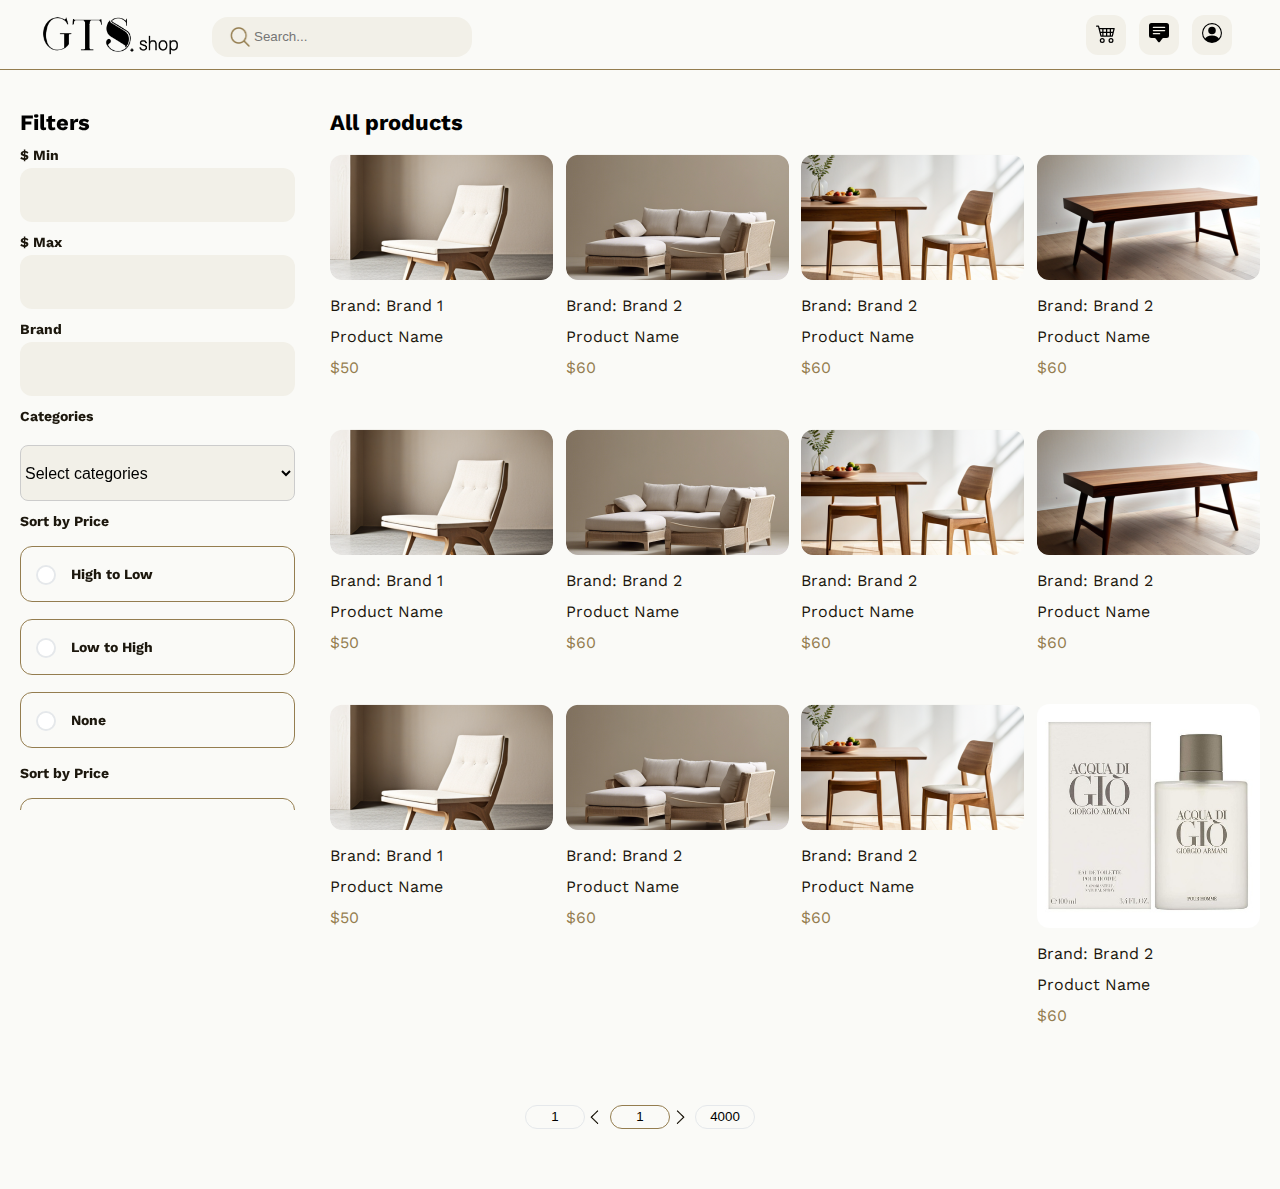
<file: index.html>
<!DOCTYPE html>
<html lang="en">
<head>
    <meta charset="UTF-8">
    <meta name="viewport" content="width=device-width, initial-scale=1">
    <title>Catalog</title>
    <link href="styles/index.css" rel="stylesheet">
    <link rel="preconnect" href="https://fonts.googleapis.com">
    <link rel="preconnect" href="https://fonts.gstatic.com" crossorigin>
    <link href="https://fonts.googleapis.com/css2?family=Work+Sans:ital,wght@0,100..900;1,100..900&display=swap" rel="stylesheet">
    <script src="js/index.js" defer></script>
</head>
<body>
<div class="navbar">

    <div class="logo-mobile">
        <div class="logo-img-text-mobile">
            <img src="img/GTSLogo.png" alt="logo">
        </div>
    </div>

    <div class="logo-mobile">
        <div class="search-mobile-container">
            <button class="cart-button mobile-button search-mobile-button">
                <img src="img/search.png" alt="search-icon">
            </button>
        </div>
    </div>

    <div class="search-menu" id="search_menu">
        <div class="sort-by-container">
            <div class="checkbox-group">
                <div class="search-responsive-menu">
                    <img src="img/search.png" alt="search-icon">
                    <input type="text" placeholder="Search...">
                </div>
            </div>
        </div>
    </div>
    <div class="black-back"></div>

    <div class="logo">
        <div class="logo-img-text">
            <img src="img/GTSLogo.png" alt="logo">
        </div>

        <div class="search">
            <img src="img/search.png" alt="search-icon">
            <input type="text" placeholder="Search...">
        </div>
    </div>

    <div class="top-button">
<!--        Mobile Button-->

        <button class="cart-button mobile-button">
            <img src="img/home.svg" alt="cart-button">
        </button>

        <button class="cart-button">
            <img src="img/cart.svg" alt="cart-button">
        </button>

        <button class="cart-button mobile-button-filter">
            <img src="img/funnel.svg" alt="cart-button">
        </button>



        <!--        Mobile Button-->

        <button class="cart-button">
            <img src="img/contact_us.svg" alt="cart-button">
        </button>


        <button class="like-button cart-button">
            <img src="img/account.svg" alt="like-button">
        </button>
        <div class="dropdown">
            <ul class="dropdown__items">
                <li><img src="./img/person-plus.svg" alt="Setting" class="dropdown-icon"><a href="#">Add user</a></li>
                <li><img src="./img/truck.svg" alt="Setting" class="dropdown-icon"><a href="#">Setting</a></li>
                <li><img src="./img/logout.svg" alt="LogOut" class="dropdown-icon"><a href="#">LogOut</a></li>
            </ul>
        </div>
    </div>

<!--    LOGGED-IN USER-->


<!--        <div class="sign-up">-->
<!--        <button><a href="pages/authorization.html">Sign Up</a></button>-->
<!--        <button class="login"><a href="pages/authorization.html">Log In</a></button>-->
<!--    </div>-->



</div>
<div class="main-container main-container-catalog">

    <!-- Filter Section -->
    <div class="catalog-grid-container">
        <div class="catalog-left-side">
                <div class="filter-section">
                    <h2 class="all-products">Filters</h2>
                    <div class="filter">
                        <div class="form-group-filter">
                            <label for="min-price">$ Min</label>
                            <input type="number" id="min-price" name="min-price" class="min-max-price">
                        </div>
                        <div class="form-group-filter">
                            <label for="max-price">$ Max</label>
                            <input type="number" id="max-price" name="max-price" class="min-max-price">
                        </div>
                        <div class="form-group-filter">
                            <label for="brand-name">Brand</label>
                            <input type="text" id="brand-name" name="brand-name" class="min-max-price">
                        </div>
                        <div class="form-group-filter">
                            <label for="subject">Categories</label>
                            <select class="subject" id="subject">
                                <option value="" disabled selected>Select categories</option>
                                <option value="option1">1</option>
                                <option value="option2">2</option>
                                <option value="option3">3</option>
                                <option value="option4">4</option>
                            </select>
                        </div>
                        <div class="form-group-filter">
                            <label>Sort by Price</label>
                            <div class="checkbox-group">
                                <label for="price-desc" class="checkbox-label">
                                    <input type="radio" id="price-desc" name="price-sort" value="price-asc">
                                    High to Low
                                </label>
                                <label for="price-asc" class="checkbox-label">
                                    <input type="radio" id="price-asc" name="price-sort" value="price-desc">
                                    Low to High
                                </label>
                                <label for="price-none" class="checkbox-label">
                                    <input type="radio" id="price-none" name="price-sort" value="price-none" checked>
                                    None
                                </label>
                            </div>
                        </div>
                        <div class="form-group-filter">
                            <label>Sort by Price</label>
                            <div class="checkbox-group">
                                <label for="price-desc" class="checkbox-label">
                                    <input type="radio" id="price-desc" name="price-sort" value="price-asc">
                                    High to Low
                                </label>
                                <label for="price-asc" class="checkbox-label">
                                    <input type="radio" id="price-asc" name="price-sort" value="price-desc">
                                    Low to High
                                </label>
                                <label for="price-none" class="checkbox-label">
                                    <input type="radio" id="price-none" name="price-sort" value="price-none" checked>
                                    None
                                </label>
                            </div>
                        </div>

                        <div class="form-group-filter">
                            <button class="filter-submit">Filter</button>
                        </div>
                    </div>
                    <div class="total-pages">Total number of pages is <span id="total-pages">x</span></div>
                </div>
            </div>
        <div class="catalog-right-side">
            <div class="filter-mobile">
                <h2 class="all-products">All products</h2>
                <div class="burger-menu" id="burgerMenu">
                    <div class="navbar-item-burger">
                        <a href="index.html" class="arrow"><img src="../img/back_arrow.png" alt="Back" class="back-arrow"></a>
                        <div class="logo">
                            <div class="logo-img-text">
                                Filter
                            </div>
                        </div>
                    </div>
                    <div class="sort-by-container">
                        <div class="sort-by">Sort by</div>
                        <div class="checkbox-group">
                            <div class="form-group-filter">
                                <div class="checkbox-group">
                                    <label for="price-desc-mobile" class="checkbox-label">
                                        <input type="radio" id="price-desc-mobile" name="price-sort" value="price-asc">
                                        High to Low
                                    </label>
                                    <label for="price-asc-mobile" class="checkbox-label">
                                        <input type="radio" id="price-asc-mobile" name="price-sort" value="price-desc">
                                        Low to High
                                    </label>
                                    <label for="price-none-mobile" class="checkbox-label">
                                        <input type="radio" id="price-none-mobile" name="price-sort" value="price-none" checked>
                                        None
                                    </label>
                                </div>
                            </div>
                        </div>
                        <div class="form-group-filter">
                            <label for="subject">Categories</label>
                            <select class="subject" id="subject">
                                <option value="" disabled selected>Select categories</option>
                                <option value="option1">1</option>
                                <option value="option2">2</option>
                                <option value="option3">3</option>
                                <option value="option4">4</option>
                            </select>
                        </div>
                        <div class="sort-by">Price range</div>
                    </div>
                    <div class="price-range">
                        <div class="min-max-mobile">
                            <input type="number" id="min-price" name="min-price" placeholder="Min">
                            <input type="number" id="max-price" name="max-price" placeholder="Max">
                        </div>
                    </div>
                    <div class="price-range">
                        <div class="min-max-mobile">
                            <input type="text" id="brand-name" name="max-price" placeholder="Brand">
                        </div>
                    </div>
                    <div class="apply-button-container">
                        <button class="apply-button">Apply</button>
                    </div>
                </div>
            </div>
            <div class="product-container">
                    <div class="product-card">
                        <a href="pages/item_page.html"><img src="img/card_item1.png" alt="Product Image"></a>
                        <a href="pages/item_page.html"><p>Brand: Brand 1</p></a>
                        <a href="pages/item_page.html"><p>Product Name</p></a>
                        <p class="price">$50</p>
                    </div>
                    <div class="product-card">
                        <img src="img/card_item2.png" alt="Product Image">
                        <p>Brand: Brand 2</p>
                        <p>Product Name</p>
                         <p class="price">$60</p>
                    </div>
                    <div class="product-card">
                        <img src="img/card_item3.png" alt="Product Image">
                        <p>Brand: Brand 2</p>
                        <p>Product Name</p>
                         <p class="price">$60</p>
                    </div>
                    <div class="product-card">
                        <img src="img/card_item4.png" alt="Product Image">
                        <p>Brand: Brand 2</p>
                        <p>Product Name</p>
                         <p class="price">$60</p>
                    </div>

                    <div class="product-card">
                        <img src="img/card_item1.png" alt="Product Image">
                        <p>Brand: Brand 1</p>
                        <p>Product Name</p>
                        <p class="price">$50</p>
                    </div>
                    <div class="product-card">
                        <img src="img/card_item2.png" alt="Product Image">
                        <p>Brand: Brand 2</p>
                        <p>Product Name</p>
                         <p class="price">$60</p>
                    </div>
                    <div class="product-card">
                        <img src="img/card_item3.png" alt="Product Image">
                        <p>Brand: Brand 2</p>
                        <p>Product Name</p>
                         <p class="price">$60</p>
                    </div>
                    <div class="product-card">
                        <img src="img/card_item4.png" alt="Product Image">
                        <p>Brand: Brand 2</p>
                        <p>Product Name</p>
                         <p class="price">$60</p>
                    </div>

                    <div class="product-card">
                        <img src="img/card_item1.png" alt="Product Image">
                        <p>Brand: Brand 1</p>
                        <p>Product Name</p>
                        <p class="price">$50</p>
                    </div>
                    <div class="product-card">
                        <img src="img/card_item2.png" alt="Product Image">
                        <p>Brand: Brand 2</p>
                        <p>Product Name</p>
                         <p class="price">$60</p>
                    </div>
                    <div class="product-card">
                        <img src="img/card_item3.png" alt="Product Image">
                        <p>Brand: Brand 2</p>
                        <p>Product Name</p>
                         <p class="price">$60</p>
                    </div>
                    <div class="product-card">
                        <img src="img/item_page.png" alt="Product Image">
                        <p>Brand: Brand 2</p>
                        <p>Product Name</p>
                         <p class="price">$60</p>
                    </div>
                </div>
            </div>
    </div>
    <div class="pagination">
        <form>
        <div class="page-number">
            <input type="number" step="1" min="1" id="num_count-first" name="quantity" value="1" title="Кол." class="input-text qty text page-number" size="4" readonly/>
        </div>
        <img src="img/left_arrow.png" alt="left-arrow"/>
        <input type="number" step="1" min="1" id="num_count" name="quantity" value="1" title="Кол." class="input-text qty text" size="4" />
        <img src="img/right_arrow.png" alt="right-arrow"/>
        <div class="page-number">
            <input type="number" step="1" min="1" id="num_count-last" name="quantity" value="4000" title="Кол." class="input-text qty text" size="4" readonly/>
        </div>
        </form>
    </div>
    <div class="total-pages-mobile-container">
        <div class="total-pages-mobile">Total number of pages is <span id="total-pages">x</span></div>
    </div>
</div>
</body>
</html>
</file>
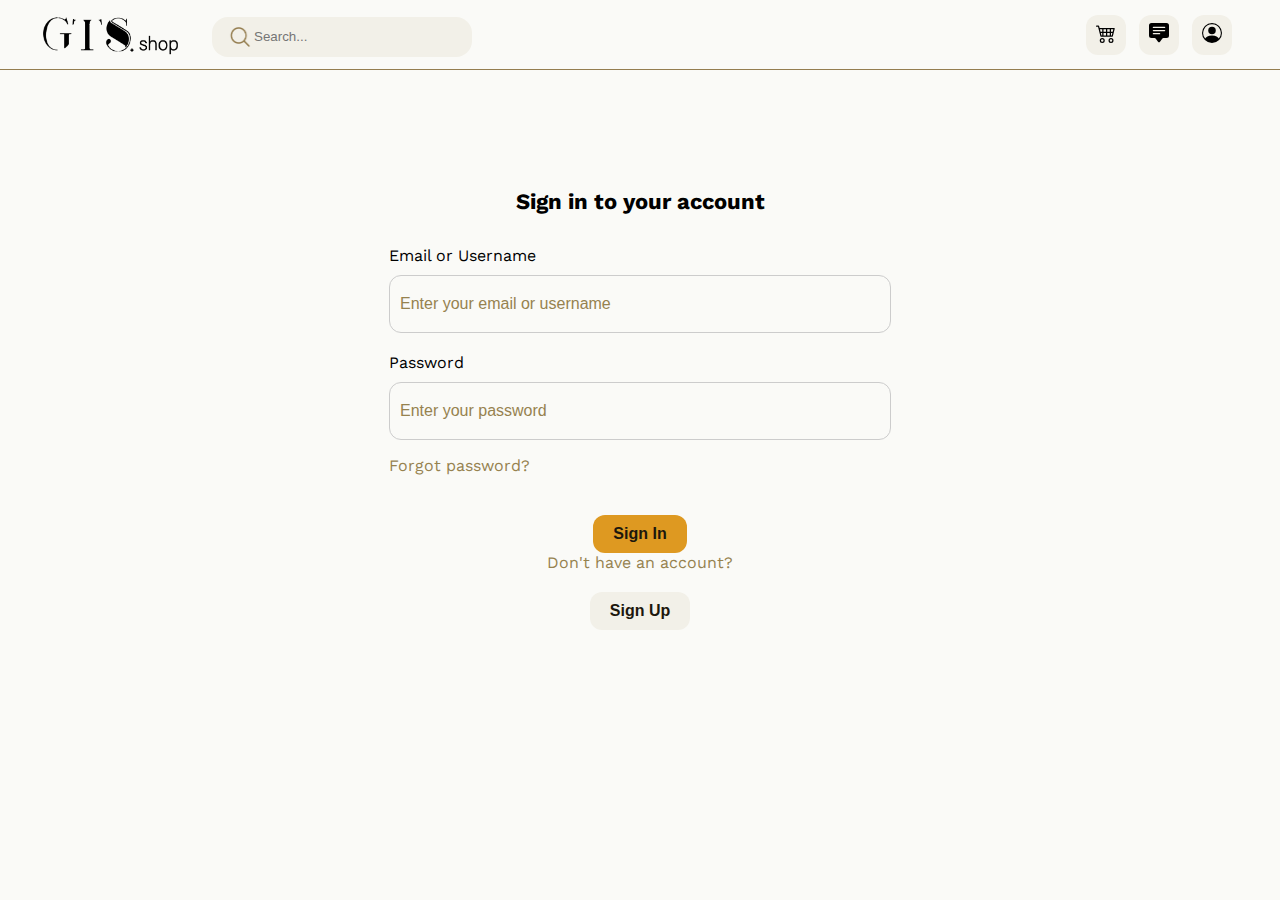
<file: pages/authorization.html>
<!DOCTYPE html>
<html lang="en">
<head>
    <meta charset="UTF-8">
    <meta name="viewport" content="width=device-width, initial-scale=1">
    <title>Sign Up</title>
    <link href="../styles/index.css" rel="stylesheet">
    <link rel="preconnect" href="https://fonts.googleapis.com">
    <link rel="preconnect" href="https://fonts.gstatic.com" crossorigin>
    <link href="https://fonts.googleapis.com/css2?family=Work+Sans:ital,wght@0,100..900;1,100..900&display=swap" rel="stylesheet">
    <script src="../js/index.js" defer></script>
</head>
<body>
<div class="navbar-item">
    <a href="../index.html" class="arrow"><img src="../img/back_arrow.png" alt="Back" class="back-arrow"></a>
    <div class="logo">
        <div class="logo-img-text">
            <img src="../img/gts_logo.png" alt="logo">
        </div>
        <div class="search-item">
            <img src="../img/search.png" alt="search-icon">
            <input type="text" placeholder="Search...">
        </div>
    </div>
    <div class="top-button">
        <!--        Mobile Button-->

        <button class="cart-button mobile-button">
            <img src="../img/home.svg" alt="cart-button">
        </button>


        <button class="cart-button">
            <img src="../img/cart.svg" alt="cart-button">
        </button>


        <!--        Mobile Button-->

        <button class="cart-button">
            <img src="../img/contact_us.svg" alt="cart-button">
        </button>


        <button class="like-button cart-button">
            <img src="../img/account.svg" alt="like-button">
        </button>
        <div class="dropdown">
            <ul class="dropdown__items">
                <li><img src="../img/setting.svg" alt="Setting" class="dropdown-icon"><a href="#">Setting</a></li>
                <li><img src="../img/logout.svg" alt="LogOut" class="dropdown-icon"><a href="#">LogOut</a></li>
            </ul>
        </div>
    </div>

    <!--    <div class="sign-up">-->
    <!--        <button><a href="../pages/authorization.html">Sign Up</a></button>-->
    <!--        <button class="login"><a href="../pages/authorization.html">Log In</a></button>-->
    <!--    </div>-->


</div>
<div class="main-container">
    <div class="sign-in-container">
        <h2>Sign in to your account</h2>
        <form>
            <div class="input-container">
                <label for="email">Email or Username</label>
                <input type="text" id="email" name="email" placeholder="Enter your email or username" class="input-field">
            </div>
            <div class="input-container">
                <label for="password">Password</label>
                <input type="password" id="password" name="password" placeholder="Enter your password" class="input-field">
                <p class="forgot-password"><a href="#">Forgot password?</a></p>
            </div>
            <button class="sign-in-btn">Sign In</button>
            <p class="no-account">Don't have an account?</p>
            <button class="sign-up-btn">Sign Up</button>
        </form>
    </div>
</div>
</body>
</html>
</file>
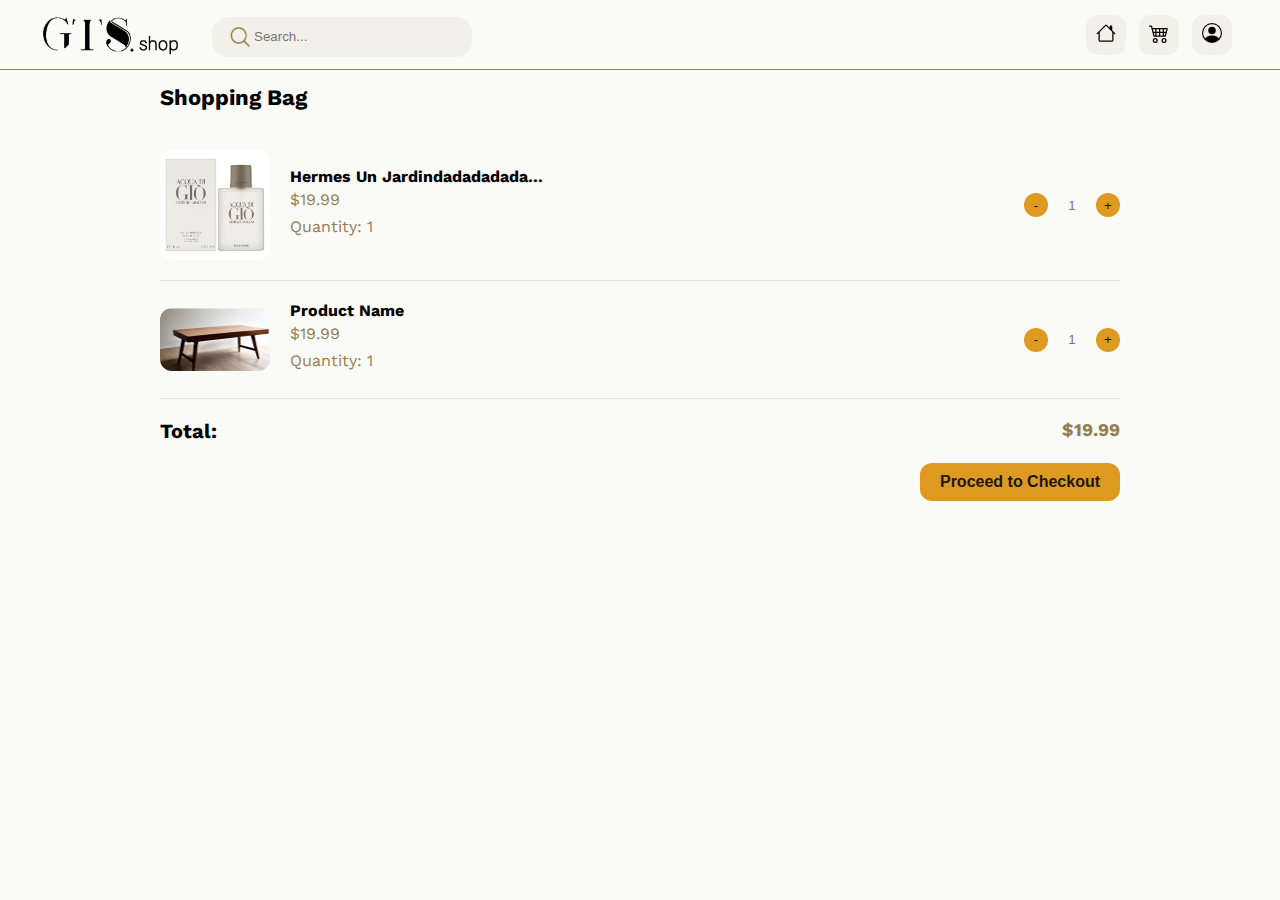
<file: pages/cart.html>
<!DOCTYPE html>
<html lang="en">
<head>
    <meta charset="UTF-8">
    <meta name="viewport" content="width=device-width, initial-scale=1">
    <title>Item Page</title>
    <link href="../styles/index.css" rel="stylesheet">
    <link rel="preconnect" href="https://fonts.googleapis.com">
    <link rel="preconnect" href="https://fonts.gstatic.com" crossorigin>
    <link href="https://fonts.googleapis.com/css2?family=Work+Sans:ital,wght@0,100..900;1,100..900&display=swap" rel="stylesheet">
    <script src="../js/index.js" defer></script>
</head>
<body>
<div class="navbar-item">
    <a href="../index.html" class="arrow"><img src="../img/back_arrow.png" alt="Back" class="back-arrow"></a>
    <div class="logo">
        <div class="logo-img-text">
            <img src="../img/gts_logo.png" alt="logo">
        </div>
        <div class="search-item">
            <img src="../img/search.png" alt="search-icon">
            <input type="text" placeholder="Search...">
        </div>
    </div>
    <div class="top-button">
        <!--        Mobile Button-->

        <button class="cart-button">
            <img src="../img/home.svg" alt="cart-button">
        </button>


        <button class="cart-button">
            <img src="../img/cart.svg" alt="cart-button">
        </button>


        <!--        Mobile Button-->

        <button class="cart-button mobile-button">
            <img src="../img/contact_us.svg" alt="cart-button">
        </button>


        <button class="like-button cart-button">
            <img src="../img/account.svg" alt="like-button">
        </button>
        <div class="dropdown">
            <ul class="dropdown__items">
                <li><img src="../img/setting.svg" alt="Setting" class="dropdown-icon"><a href="#">Setting</a></li>
                <li><img src="../img/logout.svg" alt="LogOut" class="dropdown-icon"><a href="#">LogOut</a></li>
            </ul>
        </div>
    </div>
</div>
<div class="main-container">
    <h1 class="cart-title">
        Shopping Bag
    </h1>
    <div class="cart-item">
        <div class="product-info-cart">
            <img src="../img/item_page.png" alt="Product Image" class="product-image-cart">
            <div class="cart-description">
                <p class="product-name">Hermes Un Jardindadadadadadadadadadad</p>
                <div class="decoration-text">
                    <p class="price-cart">$19.99</p>
                    <p class="quantity-text">Quantity: 1</p>
                </div>
            </div>
        </div>
        <div class="quantity-controls">
            <button class="quantity-btn minus">-</button>
            <input type="number" class="quantity-count" placeholder="1">
            <button class="quantity-btn plus">+</button>
        </div>
    </div>
    <div class="cart-item">
        <div class="product-info-cart">
            <img src="../img/card_item4.png" alt="Product Image" class="product-image-cart">
            <div class="cart-description">
                <p class="product-name">Product Name</p>
                <div class="decoration-text">
                    <p class="price-cart">$19.99</p>
                    <p class="quantity-text">Quantity: 1</p>
                </div>
            </div>
        </div>
        <div class="quantity-controls">
            <button class="quantity-btn minus">-</button>
            <input type="number" class="quantity-count" placeholder="1">
            <button class="quantity-btn plus">+</button>
        </div>
    </div>
    <div class="cart-summary">
        <p class="total-label">Total:</p>
        <p class="total-price">$19.99</p>
    </div>
    <div class="cart-checkout-btn">
        <button class="checkout-btn">Proceed to Checkout</button>
    </div>
</div>
<div class="footer"></div>
</body>
</html>
</file>
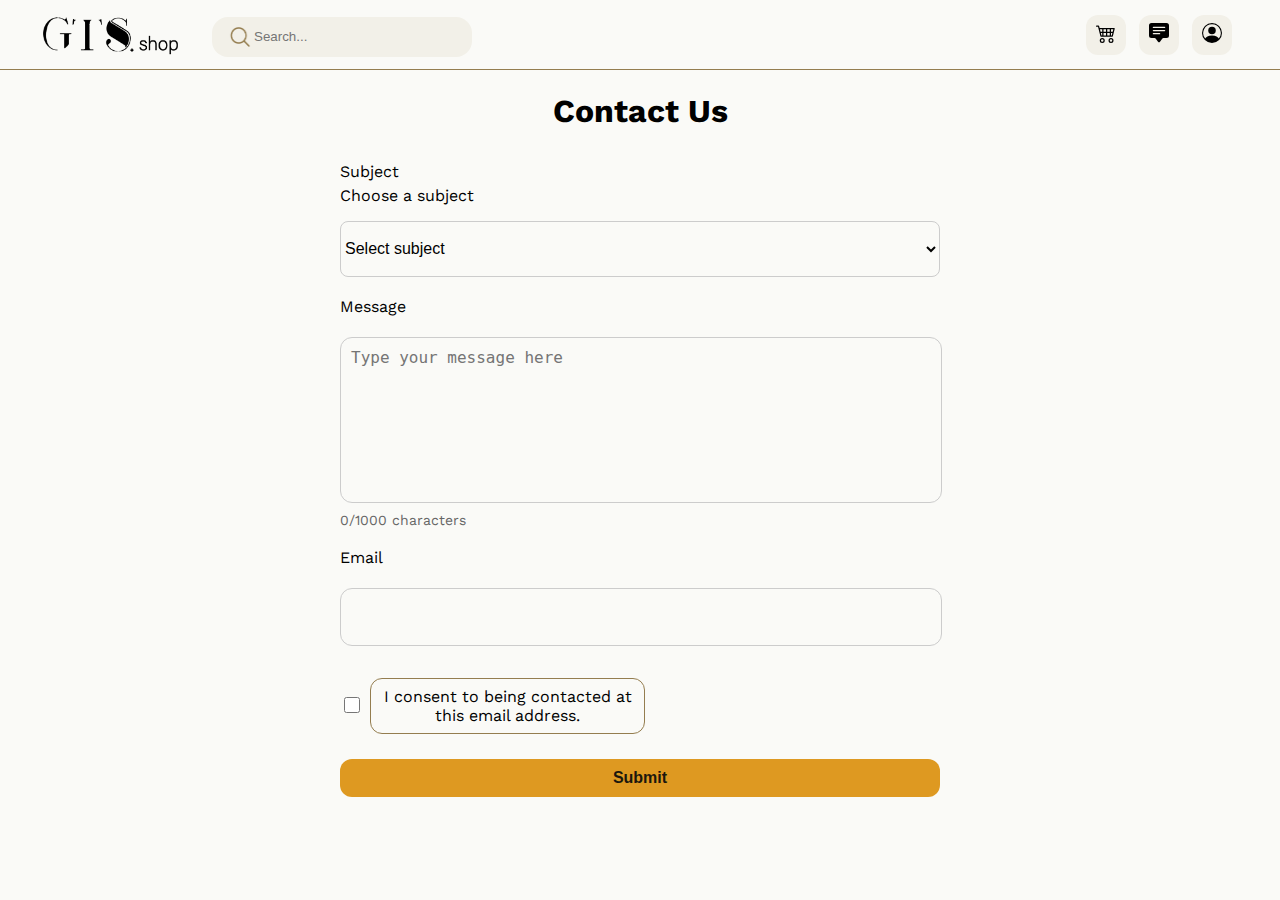
<file: pages/contact_us.html>
<!DOCTYPE html>
<html lang="en">
<head>
    <meta charset="UTF-8">
    <meta name="viewport" content="width=device-width, initial-scale=1">
    <title>Contact Us</title>
    <link href="../styles/index.css" rel="stylesheet">
    <link rel="preconnect" href="https://fonts.googleapis.com">
    <link rel="preconnect" href="https://fonts.gstatic.com" crossorigin>
    <link href="https://fonts.googleapis.com/css2?family=Work+Sans:ital,wght@0,100..900;1,100..900&display=swap" rel="stylesheet">
    <script src="../js/index.js" defer></script>
</head>
<body>
<div class="navbar-item">
    <a href="../index.html" class="arrow"><img src="../img/back_arrow.png" alt="Back" class="back-arrow"></a>
    <div class="logo">
        <div class="logo-img-text">
            <img src="../img/gts_logo.png" alt="logo">
        </div>
        <div class="search-item">
            <img src="../img/search.png" alt="search-icon">
            <input type="text" placeholder="Search...">
        </div>
    </div>
    <div class="top-button">
        <!--        Mobile Button-->

        <button class="cart-button mobile-button">
            <img src="../img/home.svg" alt="cart-button">
        </button>


        <button class="cart-button">
            <img src="../img/cart.svg" alt="cart-button">
        </button>


        <!--        Mobile Button-->

        <button class="cart-button">
            <img src="../img/contact_us.svg" alt="cart-button">
        </button>


        <button class="like-button cart-button">
            <img src="../img/account.svg" alt="like-button">
        </button>
        <div class="dropdown">
            <ul class="dropdown__items">
                <li><img src="../img/setting.svg" alt="Setting" class="dropdown-icon"><a href="#">Setting</a></li>
                <li><img src="../img/logout.svg" alt="LogOut" class="dropdown-icon"><a href="#">LogOut</a></li>
            </ul>
        </div>
    </div>

    <!--    <div class="sign-up">-->
    <!--        <button><a href="../pages/authorization.html">Sign Up</a></button>-->
    <!--        <button class="login"><a href="../pages/authorization.html">Log In</a></button>-->
    <!--    </div>-->


</div>


<div class="main-container">
    <div class="container">
        <h1>Contact Us</h1>
        <form>
            <div class="form-container">
                <div class="form-group">
                    <label for="subject">Subject</label>
                    <p>Choose a subject</p>
                    <select class="subject" id="subject">
                        <option value="" disabled selected>Select subject</option>
                        <option value="option1">Order</option>
                        <option value="option2">Payment</option>
                        <option value="option3">Delivery</option>
                        <option value="option4">Another</option>
                    </select>
                </div>
                <div class="form-group">
                    <label for="message">Message</label>
                    <textarea id="message" rows="5" maxlength="1000" placeholder="Type your message here" class="message"></textarea>
                    <div class="char-count">0/1000 characters</div>
                </div>
                <div class="form-group">
                    <label for="email">Email</label>
                    <input type="email" id="email" maxlength="150" class="email">
                </div>
                <div class="form-group">
                    <div class="checkbox-container">
                        <input type="checkbox" id="consent">
                        <label class="checkbox-label" for="consent">I consent to being contacted at this email address.</label>
                    </div>
                </div>
                <button class="submit">Submit</button>
            </div>
        </form>
    </div>
    <div class="footer"></div>
</div>
</body>
</html>
</file>
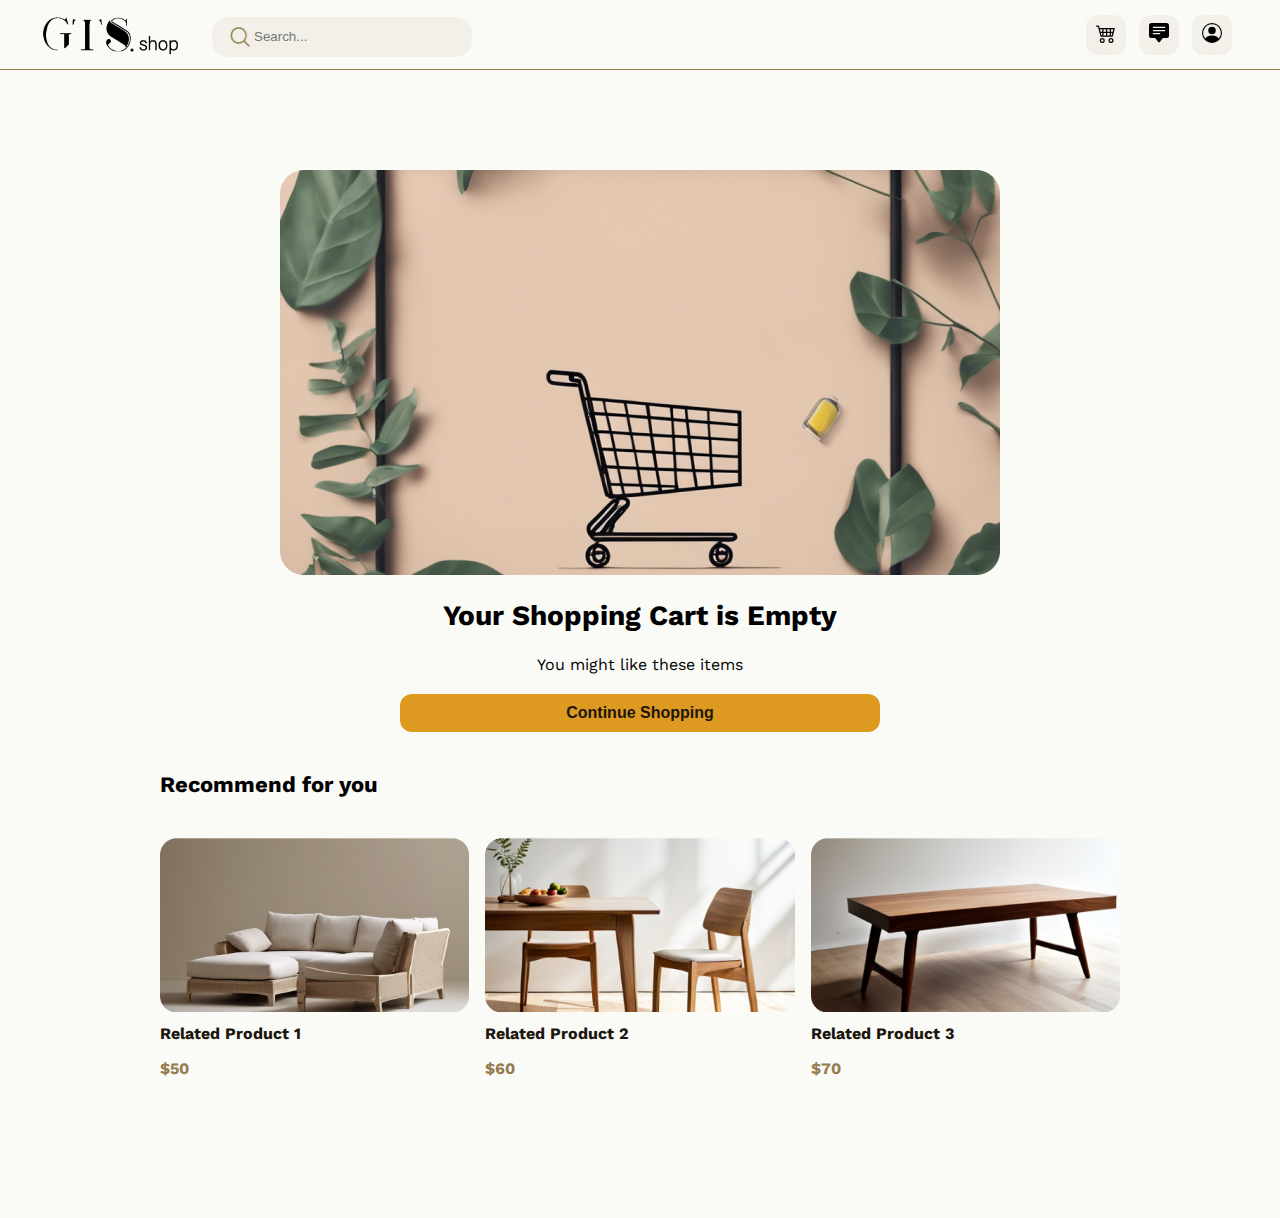
<file: pages/empty_cart.html>
<!DOCTYPE html>
<html lang="en">
<head>
  <meta charset="UTF-8">
  <meta name="viewport" content="width=device-width, initial-scale=1">
  <title>Item Page</title>
  <link href="../styles/index.css" rel="stylesheet">
  <link rel="preconnect" href="https://fonts.googleapis.com">
  <link rel="preconnect" href="https://fonts.gstatic.com" crossorigin>
  <link href="https://fonts.googleapis.com/css2?family=Work+Sans:ital,wght@0,100..900;1,100..900&display=swap" rel="stylesheet">
  <script src="../js/index.js" defer></script>
</head>
<body>
<div class="navbar-item">
  <a href="../index.html" class="arrow"><img src="../img/back_arrow.png" alt="Back" class="back-arrow"></a>
  <div class="logo">
    <div class="logo-img-text">
      <img src="../img/gts_logo.png" alt="logo">
    </div>
    <div class="search-item">
      <img src="../img/search.png" alt="search-icon">
      <input type="text" placeholder="Search...">
    </div>
  </div>
  <div class="top-button">
    <!--        Mobile Button-->

    <button class="cart-button mobile-button">
      <img src="../img/home.svg" alt="cart-button">
    </button>


    <button class="cart-button">
      <img src="../img/cart.svg" alt="cart-button">
    </button>


    <!--        Mobile Button-->

    <button class="cart-button">
      <img src="../img/contact_us.svg" alt="cart-button">
    </button>


    <button class="like-button cart-button">
      <img src="../img/account.svg" alt="like-button">
    </button>
    <div class="dropdown">
      <ul class="dropdown__items">
        <li><img src="../img/setting.svg" alt="Setting" class="dropdown-icon"><a href="#">Setting</a></li>
        <li><img src="../img/logout.svg" alt="LogOut" class="dropdown-icon"><a href="#">LogOut</a></li>
      </ul>
    </div>
  </div>
</div>
  <div class="main-container">
    <div class="center-content">
      <img src="../img/empty_cart_web.png" alt="Your Image" class="cart-picture">
      <h2 class="web-title-cart">Your Shopping Cart is Empty</h2>
      <div class="text">
        <p>You might like these items</p>
      </div>
      <button class="resend-btn">Continue Shopping</button>
    </div>
    <p class="all-products">Recommend for you</p>
    <div class="related-products">
      <div class="product-card">
        <img src="../img/card_item2.png" alt="Related Product Image">
        <p>Related Product 1</p>
        <p class="price">$50</p>
      </div>
      <div class="product-card">
        <img src="../img/card_item3.png" alt="Related Product Image">
        <p>Related Product 2</p>
        <p class="price">$60</p>
      </div>
      <div class="product-card">
        <img src="../img/card_item4.png" alt="Related Product Image">
        <p>Related Product 3</p>
        <p class="price">$70</p>
      </div>
    </div>
  </div>
<div class="footer"></div>
</body>
</html>
</file>
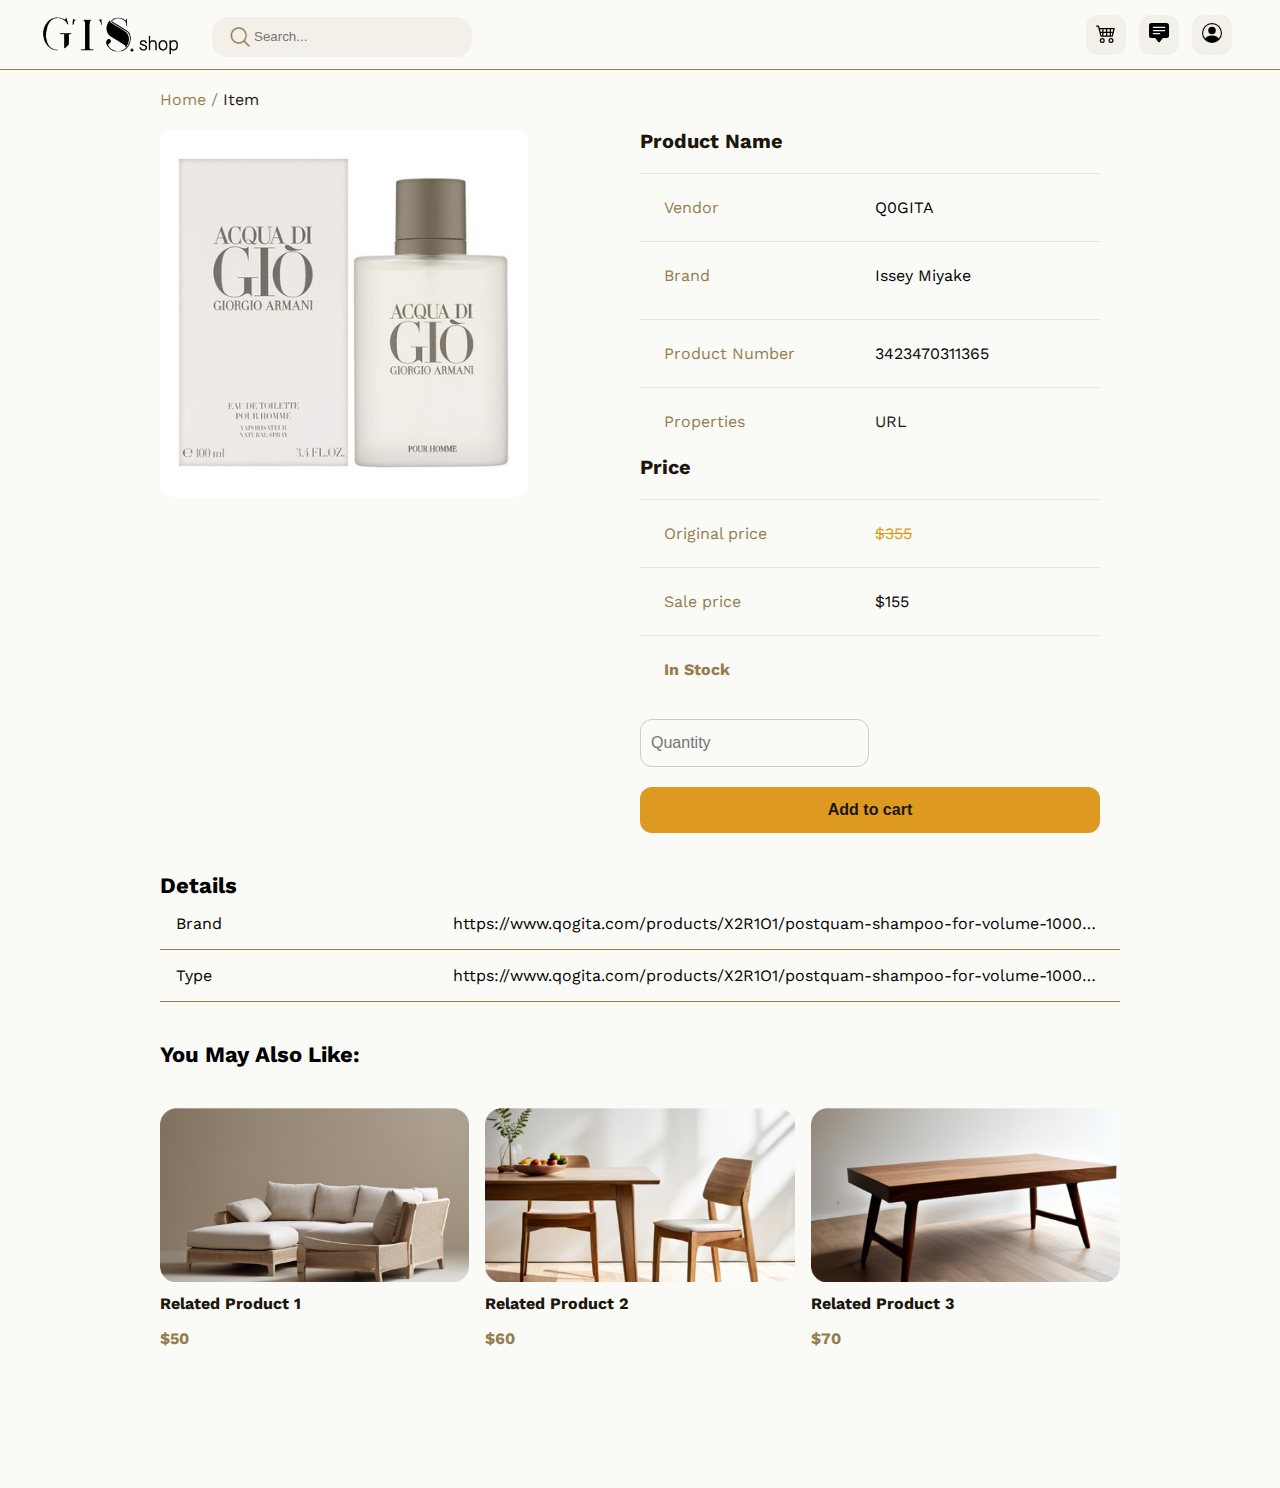
<file: pages/item_page.html>
<!DOCTYPE html>
<html lang="en">
<head>
    <meta charset="UTF-8">
    <meta name="viewport" content="width=device-width, initial-scale=1">
    <title>Item Page</title>
    <link href="../styles/index.css" rel="stylesheet">
    <link rel="preconnect" href="https://fonts.googleapis.com">
    <link rel="preconnect" href="https://fonts.gstatic.com" crossorigin>
    <link href="https://fonts.googleapis.com/css2?family=Work+Sans:ital,wght@0,100..900;1,100..900&display=swap" rel="stylesheet">
    <script src="../js/index.js" defer></script>
</head>
<body>
<div class="navbar-item">
    <a href="../index.html" class="arrow"><img src="../img/back_arrow.png" alt="Back" class="back-arrow"></a>
    <div class="logo">
        <div class="logo-img-text">
            <img src="../img/gts_logo.png" alt="logo">
        </div>
        <div class="search-item">
            <img src="../img/search.png" alt="search-icon">
            <input type="text" placeholder="Search...">
        </div>
    </div>
    <div class="top-button">
        <!--        Mobile Button-->

        <button class="cart-button mobile-button">
            <img src="../img/home.svg" alt="cart-button">
        </button>


        <button class="cart-button">
            <img src="../img/cart.svg" alt="cart-button">
        </button>


        <!--        Mobile Button-->

        <button class="cart-button">
            <img src="../img/contact_us.svg" alt="cart-button">
        </button>


        <button class="like-button cart-button">
            <img src="../img/account.svg" alt="like-button">
        </button>
        <div class="dropdown">
            <ul class="dropdown__items">
                <li><img src="../img/setting.svg" alt="Setting" class="dropdown-icon"><a href="#">Setting</a></li>
                <li><img src="../img/logout.svg" alt="LogOut" class="dropdown-icon"><a href="#">LogOut</a></li>
            </ul>
        </div>
    </div>


<!--    <div class="sign-up">-->
<!--        <button><a href="../pages/authorization.html">Sign Up</a></button>-->
<!--        <button class="login"><a href="../pages/authorization.html">Log In</a></button>-->
<!--    </div>-->

</div>
<div class="main-container">
    <div class="breadcrumbs">
        <span><a href="../index.html">Home</a> /</span> Item
    </div>
    <div class="product-details">
        <div class="product-image">
            <img src="../img/item_page.png" alt="Product Image">
        </div>
        <div class="product-info">
            <h1>Product Name</h1>
            <section class="product-list">
                <div class="product-page-container">
                    <div class="vendor-container">
                        <div class="vendor-title">Vendor</div>
                        <div class="vendor">Q0GITA</div>
                    </div>
                    <div class="brand-container">
                        <div class="brand-title">Brand</div>
                        <div class="brand">Issey Miyake</div>
                    </div>
                    <div class="product-container">
                        <div class="product-title">Product Number</div>
                        <div class="product-number">3423470311365</div>
                    </div>
                    <div class="properties-container">
                        <div class="properties-title">Properties</div>
                        <div class="properties-url"><a href="#">URL</a></div>
                    </div>
                </div>
            </section>
            <h1>Price</h1>
            <section class="product-list">
                <div class="product-page-container">
                        <div class="vendor-container">
                            <div class="vendor-title">Original price</div>
                            <div class="vendor price-origin">$355</div>
                        </div>
                    <div class="vendor-container">
                        <div class="vendor-title">Sale price</div>
                        <div class="vendor">$155</div>
                    </div>
                    <div class="vendor-container">
                        <div class="vendor-title stock-title">In Stock</div>
                    </div>
                    <div class="quantity-wrapper">
                        <input type="number" class="quantity" placeholder="Quantity">
                    </div>
                    <button class="add-cart">Add to cart</button>
                </div>
            </section>
        </div>
    </div>
    <div class="details-table">
        <p class="all-products">Details</p>
        <table>
            <tr>
                <td class="label">Brand</td>
                <td class="value product-details-url">https://www.qogita.com/products/X2R1O1/postquam-shampoo-for-volume-1000-ml</td>
            </tr>
            <tr>
                <td class="label">Type</td>
                <td class="value product-details-url">https://www.qogita.com/products/X2R1O1/postquam-shampoo-for-volume-1000-ml</td>
            </tr>
        </table>
    </div>
    <p class="all-products">You May Also Like:</p>
    <div class="related-products">
        <div class="product-card">
            <img src="../img/card_item2.png" alt="Related Product Image">
            <p>Related Product 1</p>
            <p class="price">$50</p>
        </div>
        <div class="product-card">
            <img src="../img/card_item3.png" alt="Related Product Image">
            <p>Related Product 2</p>
            <p class="price">$60</p>
        </div>
        <div class="product-card">
            <img src="../img/card_item4.png" alt="Related Product Image">
            <p>Related Product 3</p>
            <p class="price">$70</p>
        </div>
    </div>
    <div class="footer"></div>
</div>
</body>
</html>
</file>
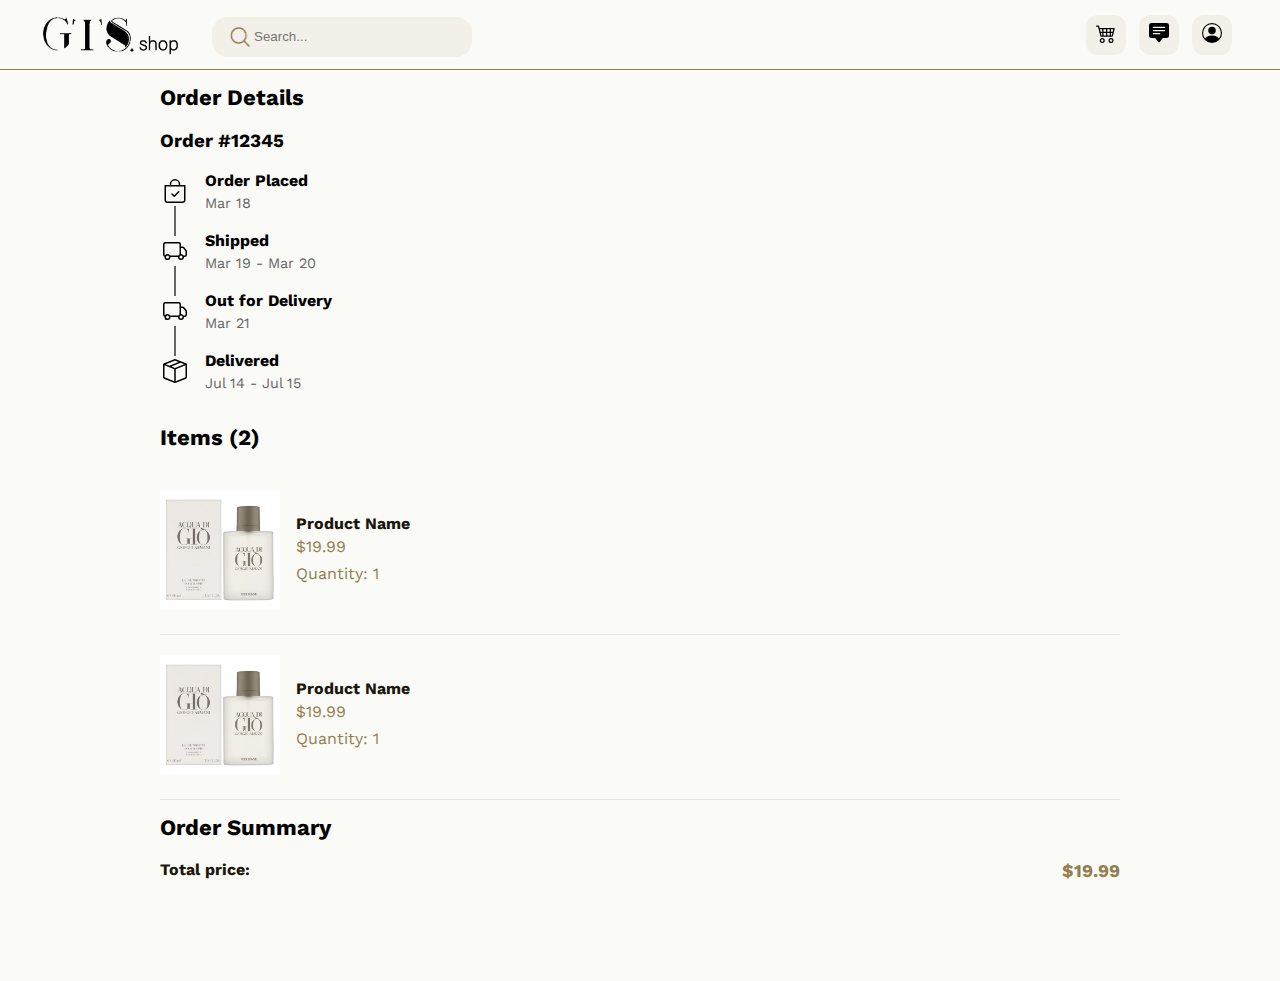
<file: pages/order_details.html>
<!DOCTYPE html>
<html lang="en">
<head>
    <meta charset="UTF-8">
    <meta name="viewport" content="width=device-width, initial-scale=1">
    <title>Order Details</title>
    <link href="../styles/index.css" rel="stylesheet">
    <link rel="preconnect" href="https://fonts.googleapis.com">
    <link rel="preconnect" href="https://fonts.gstatic.com" crossorigin>
    <link href="https://fonts.googleapis.com/css2?family=Work+Sans:ital,wght@0,100..900;1,100..900&display=swap" rel="stylesheet">
    <script src="../js/index.js" defer></script>
</head>
<body>
<div class="navbar-item">
    <a href="../index.html" class="arrow"><img src="../img/back_arrow.png" alt="Back" class="back-arrow"></a>
    <div class="logo">
        <div class="logo-img-text">
            <img src="../img/gts_logo.png" alt="logo">
        </div>
        <div class="search-item">
            <img src="../img/search.png" alt="search-icon">
            <input type="text" placeholder="Search...">
        </div>
    </div>
    <div class="top-button">
        <!--        Mobile Button-->

        <button class="cart-button mobile-button">
            <img src="../img/home.svg" alt="cart-button">
        </button>


        <button class="cart-button">
            <img src="../img/cart.svg" alt="cart-button">
        </button>


        <!--        Mobile Button-->

        <button class="cart-button">
            <img src="../img/contact_us.svg" alt="cart-button">
        </button>


        <button class="like-button cart-button">
            <img src="../img/account.svg" alt="like-button">
        </button>
        <div class="dropdown">
            <ul class="dropdown__items">
                <li><img src="../img/setting.svg" alt="Setting" class="dropdown-icon"><a href="#">Setting</a></li>
                <li><img src="../img/logout.svg" alt="LogOut" class="dropdown-icon"><a href="#">LogOut</a></li>
            </ul>
        </div>
    </div>
</div>
<div class="main-container">
    <h1 class="cart-title">
        Order Details
    </h1>
    <h3>
        Order #12345
    </h3>
    <div class="timeline">
        <div class="timeline-item">
            <div class="timeline-content">
                <div class="timeline-icon">
                    <img src="../img/bag-check.svg" alt="Checkmark">
                </div>
                <div class="timeline-text">
                    <p class="status">Order Placed</p>
                    <p class="date">Mar 18</p>
                </div>
            </div>
        </div>
        <div class="timeline-item">
            <div class="timeline-content">
                <div class="timeline-icon">
                    <img src="../img/truck.svg" alt="Checkmark">
                </div>
                <div class="timeline-text">
                    <p class="status">Shipped</p>
                    <p class="date">Mar 19 - Mar 20</p>
                </div>
            </div>
        </div>
        <div class="timeline-item">
            <div class="timeline-content">
                <div class="timeline-icon">
                    <img src="../img/truck.svg" alt="Checkmark">
                </div>
                <div class="timeline-text">
                    <p class="status">Out for Delivery</p>
                    <p class="date">Mar 21</p>
                </div>
            </div>
        </div>
        <div class="timeline-item">
            <div class="timeline-content">
                <div class="timeline-icon">
                    <img src="../img/box-seam.svg" alt="Checkmark">
                </div>
                <div class="timeline-text">
                    <p class="status">Delivered</p>
                    <p class="date">Jul 14 - Jul 15</p>
                </div>
            </div>
        </div>

    </div>

<!--    <div class="cart-item">-->
<!--        <div class="product-info-cart">-->
<!--            <div class="order-history-img-container">-->
<!--                <img src="../img/order_history.png" alt="Product Image" class="order-history-img">-->
<!--            </div>-->
<!--            <div class="cart-description">-->
<!--                <p class="product-name">Standard Shipping</p>-->
<!--                <div class="decoration-text">-->
<!--                    <p class="price-cart order-history-description">Arrives Jul 14 - Jul 15</p>-->
<!--                </div>-->
<!--            </div>-->
<!--        </div>-->
<!--    </div>-->
    <h1 class="cart-title">
        Items (2)
    </h1>
    <div class="cart-item">
        <div class="product-info-cart">
            <a href="../pages/item_page.html"><img src="../img/item_page.png" alt="Product Image" class="product-image-order-details"></a>
            <div class="cart-description">
                <p class="product-name"><a href="../pages/item_page.html">Product Name</a></p>
                <div class="decoration-text">
                    <p class="price-cart">$19.99</p>
                    <p class="quantity-text">Quantity: 1</p>
                </div>
            </div>
        </div>
    </div>
    <div class="cart-item">
        <div class="product-info-cart">
            <a href="../pages/item_page.html"><img src="../img/item_page.png" alt="Product Image" class="product-image-order-details"></a>
            <div class="cart-description">
                <p class="product-name"><a href="../pages/item_page.html">Product Name</a></p>
                <div class="decoration-text">
                    <p class="price-cart">$19.99</p>
                    <p class="quantity-text">Quantity: 1</p>
                </div>
            </div>
        </div>
    </div>
    <h1 class="cart-title">
        Order Summary
    </h1>
    <div class="cart-summary">
        <p class="total-order-details">Total price:</p>
        <p class="total-price">$19.99</p>
    </div>
</div>
<div class="footer"></div>
</body>
</html>
</file>
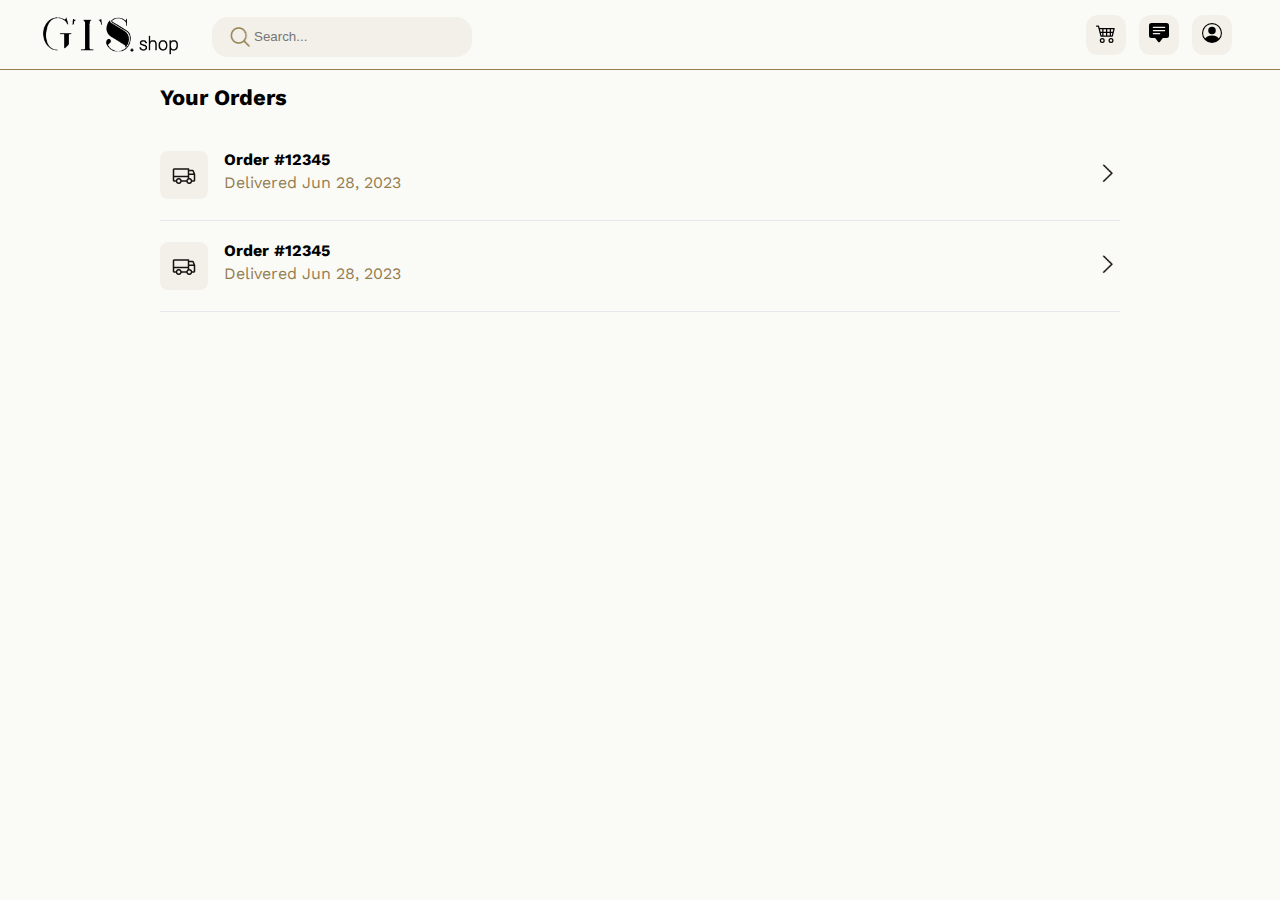
<file: pages/order_history.html>
<!DOCTYPE html>
<html lang="en">
<head>
    <meta charset="UTF-8">
    <meta name="viewport" content="width=device-width, initial-scale=1">
    <title>Order History</title>
    <link href="../styles/index.css" rel="stylesheet">
    <link rel="preconnect" href="https://fonts.googleapis.com">
    <link rel="preconnect" href="https://fonts.gstatic.com" crossorigin>
    <link href="https://fonts.googleapis.com/css2?family=Work+Sans:ital,wght@0,100..900;1,100..900&display=swap" rel="stylesheet">
    <script src="../js/index.js" defer></script>
</head>
<body>
<div class="navbar-item">
    <a href="../index.html" class="arrow"><img src="../img/back_arrow.png" alt="Back" class="back-arrow"></a>
    <div class="logo">
        <div class="logo-img-text">
            <img src="../img/gts_logo.png" alt="logo">
        </div>
        <div class="search-item">
            <img src="../img/search.png" alt="search-icon">
            <input type="text" placeholder="Search...">
        </div>
    </div>
    <div class="top-button">
        <!--        Mobile Button-->

        <button class="cart-button mobile-button">
            <img src="../img/home.svg" alt="cart-button">
        </button>


        <button class="cart-button">
            <img src="../img/cart.svg" alt="cart-button">
        </button>


        <!--        Mobile Button-->

        <button class="cart-button">
            <img src="../img/contact_us.svg" alt="cart-button">
        </button>


        <button class="like-button cart-button">
            <img src="../img/account.svg" alt="like-button">
        </button>
        <div class="dropdown">
            <ul class="dropdown__items">
                <li><img src="../img/setting.svg" alt="Setting" class="dropdown-icon"><a href="#">Setting</a></li>
                <li><img src="../img/logout.svg" alt="LogOut" class="dropdown-icon"><a href="#">LogOut</a></li>
            </ul>
        </div>
    </div>
</div>
<div class="main-container">
    <h1 class="cart-title">
        Your Orders
    </h1>
    <div class="cart-item">
        <div class="product-info-cart">
            <div class="order-history-img-container">
                <img src="../img/order_history.png" alt="Product Image" class="order-history-img">
            </div>
            <div class="cart-description">
                <p class="product-name">Order #12345</p>
                <div class="decoration-text">
                    <p class="price-cart order-history-description">Delivered Jun 28, 2023</p>
                </div>
            </div>
        </div>
        <div class="quantity-controls">
            <a href="#"><img src="../img/right_arrow.png" alt="arrow-photo" class="order-arrow"></a>
        </div>
    </div>
    <div class="cart-item">
        <div class="product-info-cart">
            <div class="order-history-img-container">
                <img src="../img/order_history.png" alt="Product Image" class="order-history-img">
            </div>
            <div class="cart-description">
                <p class="product-name">Order #12345</p>
                <div class="decoration-text">
                    <p class="price-cart order-history-description">Delivered Jun 28, 2023</p>
                </div>
            </div>
        </div>
        <div class="quantity-controls">
            <a href="#"><img src="../img/right_arrow.png" alt="arrow-photo" class="order-arrow"></a>
        </div>
    </div>
</div>
<div class="footer"></div>
</body>
</html>
</file>
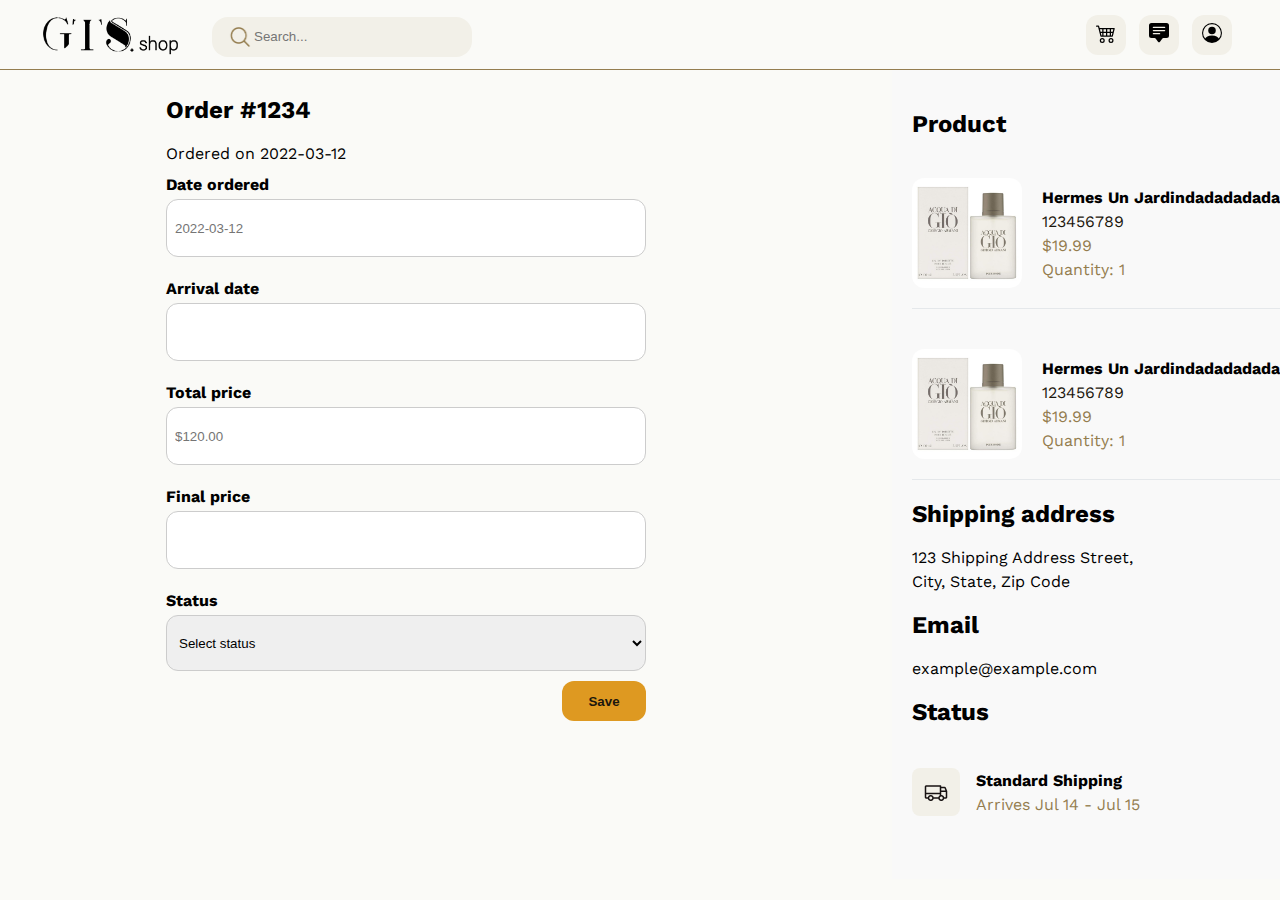
<file: pages/product_management.html>
<!DOCTYPE html>
<html lang="en">
<head>
    <meta charset="UTF-8">
    <meta name="viewport" content="width=device-width, initial-scale=1">
    <title>Product management</title>
    <link href="../styles/index.css" rel="stylesheet">
    <link rel="preconnect" href="https://fonts.googleapis.com">
    <link rel="preconnect" href="https://fonts.gstatic.com" crossorigin>
    <link href="https://fonts.googleapis.com/css2?family=Work+Sans:ital,wght@0,100..900;1,100..900&display=swap" rel="stylesheet">
    <script src="../js/index.js" defer></script>
</head>
<body>
<div class="navbar-item">
    <a href="../index.html" class="arrow"><img src="../img/back_arrow.png" alt="Back" class="back-arrow"></a>
    <div class="logo">
        <div class="logo-img-text">
            <img src="../img/gts_logo.png" alt="logo">
        </div>
        <div class="search-item">
            <img src="../img/search.png" alt="search-icon">
            <input type="text" placeholder="Search...">
        </div>
    </div>
    <div class="top-button">
        <!--        Mobile Button-->

        <button class="cart-button mobile-button">
            <img src="../img/home.svg" alt="cart-button">
        </button>


        <button class="cart-button">
            <img src="../img/cart.svg" alt="cart-button">
        </button>


        <!--        Mobile Button-->

        <button class="cart-button">
            <img src="../img/contact_us.svg" alt="cart-button">
        </button>


        <button class="like-button cart-button">
            <img src="../img/account.svg" alt="like-button">
        </button>
        <div class="dropdown">
            <ul class="dropdown__items">
                <li><img src="../img/setting.svg" alt="Setting" class="dropdown-icon"><a href="#">Setting</a></li>
                <li><img src="../img/logout.svg" alt="LogOut" class="dropdown-icon"><a href="#">LogOut</a></li>
            </ul>
        </div>
    </div>


    <!--    <div class="sign-up">-->
    <!--        <button><a href="../pages/authorization.html">Sign Up</a></button>-->
    <!--        <button class="login"><a href="../pages/authorization.html">Log In</a></button>-->
    <!--    </div>-->

</div>
<div class="main-container">
    <div class="product-manage-grid-container">
        <div class="product-manage-left-section">
            <div>
                <h2>Order #1234</h2>
                <p>Ordered on 2022-03-12</p>
            </div>
            <form>
                <div class="product-manage-input-container">
                    <label for="ordered-date">Date ordered</label>
                    <input type="text" id="ordered-date" name="total-price" readonly placeholder="2022-03-12">
                </div>
                <div class="product-manage-input-container">
                    <label for="arrival-date">Arrival date</label>
                    <input type="text" id="arrival-date" name="arrival-date" class="flatpickr-input">
                </div>
                <div class="product-manage-input-container">
                    <label for="total-price">Total price</label>
                    <input type="text" id="total-price" name="total-price" readonly placeholder="$120.00">
                </div>
                <div class="product-manage-input-container">
                    <label for="final-price">Final price</label>
                    <input type="text" id="final-price" name="final-price">
                </div>
                <div class="product-manage-input-container">
                    <label for="status">Status</label>
                    <select id="status" name="status">
                        <option value="" disabled selected>Select status</option>
                        <option value="option1">Ordered</option>
                        <option value="option2">Shipped</option>
                        <option value="option3">Out for delivery</option>
                        <option value="option4">Delivered</option>
                    </select>
                </div>
                <div class="product-manage-button-container">
                    <button type="submit">Save</button>
                </div>
            </form>
        </div>
        <div class="product-manage-right-section">
            <h2>Product</h2>
            <div class="product-manage-item-card-container">
                <div class="product-manage-card">
                    <img src="../img/item_page.png" alt="Product Image" class="product-image-card">
                    <div class="product-card-description">
                        <p class="product-name">Hermes Un Jardindadadadadadadadadadad</p>
                        <div class="decoration-text">
                            <p class="gtin-number">123456789</p>
                            <p class="price-cart">$19.99</p>
                            <p class="quantity-text">Quantity: 1</p>
                        </div>
                    </div>
                </div>
            </div>
            <div class="product-manage-item-card-container">
                <div class="product-manage-card">
                    <img src="../img/item_page.png" alt="Product Image" class="product-image-card">
                    <div class="product-card-description">
                        <p class="product-name">Hermes Un Jardindadadadadadadadadadad</p>
                        <div class="decoration-text">
                            <p class="gtin-number">123456789</p>
                            <p class="price-cart">$19.99</p>
                            <p class="quantity-text">Quantity: 1</p>
                        </div>
                    </div>
                </div>
            </div>
            <div>
                <h2>Shipping address</h2>
                <p>123 Shipping Address Street,</p>
                <p>City, State, Zip Code</p>
            </div>
            <div>
                <h2>Email</h2>
                <p>example@example.com</p>
            </div>
            <div>
                <h2>Status</h2>
                <div class="product-manage-item-card-container-status">
                    <div class="product-manage-card">
                        <div class="order-history-img-container">
                            <img src="../img/order_history.png" alt="Product Image" class="order-history-img">
                        </div>
                        <div class="cart-description">
                            <p class="product-name">Standard Shipping</p>
                            <div class="decoration-text">
                                <p class="price-cart order-history-description">Arrives Jul 14 - Jul 15</p>
                            </div>
                        </div>
                    </div>
                </div>
            </div>
        </div>
    </div>
</div>
</body>
</html>
</file>
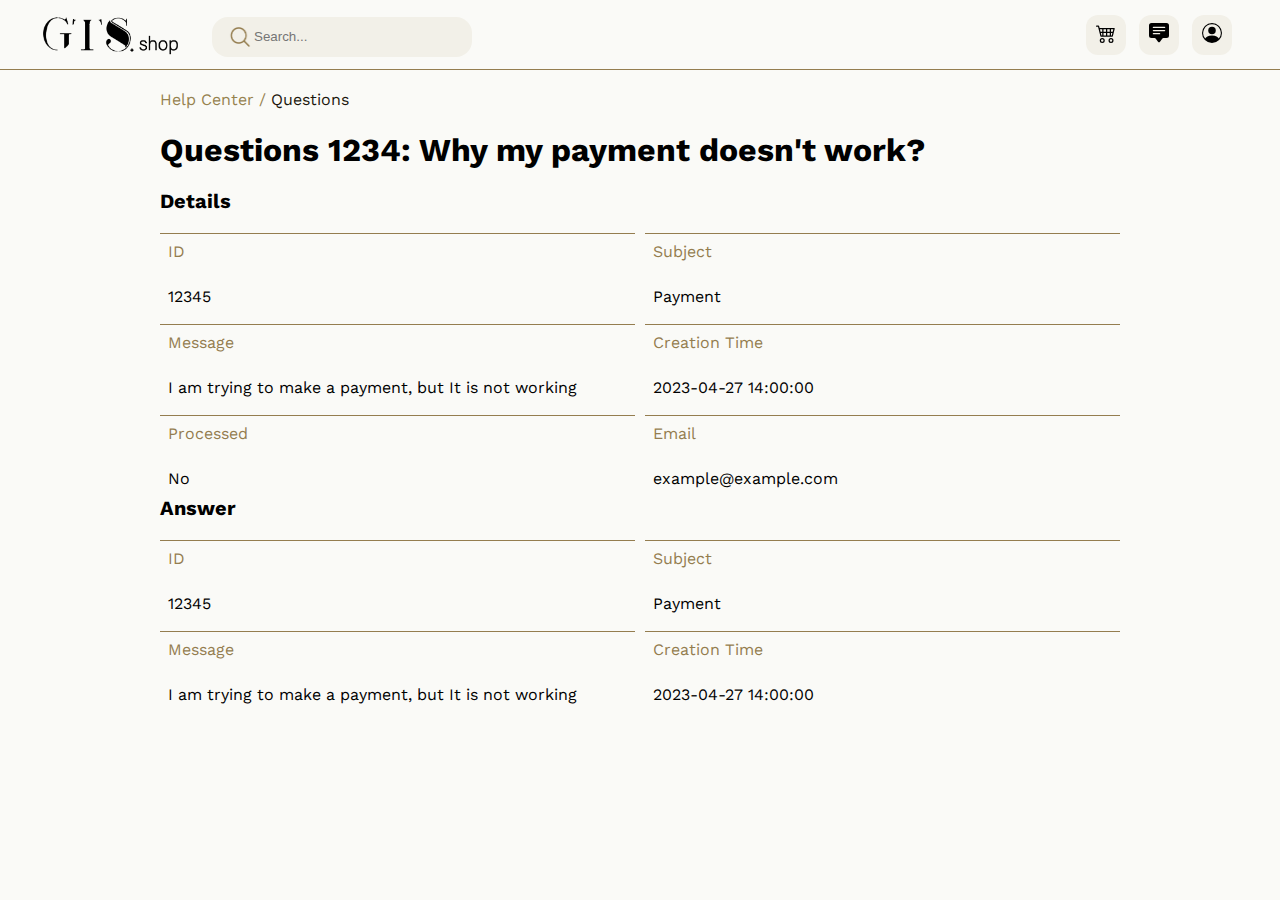
<file: pages/question_already_answer_page.html>
<!DOCTYPE html>
<html lang="en">
<head>
  <meta charset="UTF-8">
  <meta name="viewport" content="width=device-width, initial-scale=1">
  <meta charset="UTF-8">
  <title>Answer Page</title>
  <link href="../styles/index.css" rel="stylesheet">
  <link rel="preconnect" href="https://fonts.googleapis.com">
  <link rel="preconnect" href="https://fonts.gstatic.com" crossorigin>
  <link href="https://fonts.googleapis.com/css2?family=Work+Sans:ital,wght@0,100..900;1,100..900&display=swap" rel="stylesheet">
</head>
<body>
<div class="navbar-item">
  <a href="../index.html" class="arrow"><img src="../img/back_arrow.png" alt="Back" class="back-arrow"></a>
  <div class="logo">
    <div class="logo-img-text">
      <img src="../img/gts_logo.png" alt="logo">
    </div>
    <div class="search-item">
      <img src="../img/search.png" alt="search-icon">
      <input type="text" placeholder="Search...">
    </div>
  </div>
  <div class="top-button">
    <!--        Mobile Button-->

    <button class="cart-button mobile-button">
      <img src="../img/home.svg" alt="cart-button">
    </button>


    <button class="cart-button">
      <img src="../img/cart.svg" alt="cart-button">
    </button>


    <!--        Mobile Button-->

    <button class="cart-button">
      <img src="../img/contact_us.svg" alt="cart-button">
    </button>


    <button class="like-button cart-button">
      <img src="../img/account.svg" alt="like-button">
    </button>
    <div class="dropdown">
      <ul class="dropdown__items">
        <li><img src="../img/setting.svg" alt="Setting" class="dropdown-icon"><a href="#">Setting</a></li>
        <li><img src="../img/logout.svg" alt="LogOut" class="dropdown-icon"><a href="#">LogOut</a></li>
      </ul>
    </div>
  </div>

  <!--    <div class="sign-up">-->
  <!--        <button><a href="../pages/authorization.html">Sign Up</a></button>-->
  <!--        <button class="login"><a href="../pages/authorization.html">Log In</a></button>-->
  <!--    </div>-->


</div>
<div class="main-container">
  <div class="breadcrumbs">
    <span><a href="../index.html">Help Center</a> /</span> Questions
  </div>
  <div class="header">
    <h1 class="grid-title">Questions 1234: Why my payment doesn't work?</h1>
    <p class="details-answer-title">Details</p>
    <section class="question-list">
      <div class="grid-container">
        <div class="id id-title">ID</div>
        <div class="subject subject-title">Subject</div>
        <div class="id">12345</div>
        <div class="subject">Payment</div>
        <div class="message message-title">Message</div>
        <div class="time time-title">Creation Time</div>
        <div class="message">I am trying to make a payment, but It is not working</div>
        <div class="time">2023-04-27 14:00:00</div>
        <div class="processed processed-title">Processed</div>
        <div class="email-grid email-grid-title">Email</div>
        <div class="processed">No</div>
        <div class="email-grid">example@example.com</div>
      </div>
    </section>
    <section class="question-list">
      <p class="details-answer-title">Answer</p>
      <div class="grid-container">
        <div class="id id-title">ID</div>
        <div class="subject subject-title">Subject</div>
        <div class="id">12345</div>
        <div class="subject">Payment</div>
        <div class="message message-title">Message</div>
        <div class="time time-title">Creation Time</div>
        <div class="message">I am trying to make a payment, but It is not working</div>
        <div class="time">2023-04-27 14:00:00</div>
      </div>
    </section>
  </div>
</div>
</body>
</html>
</file>
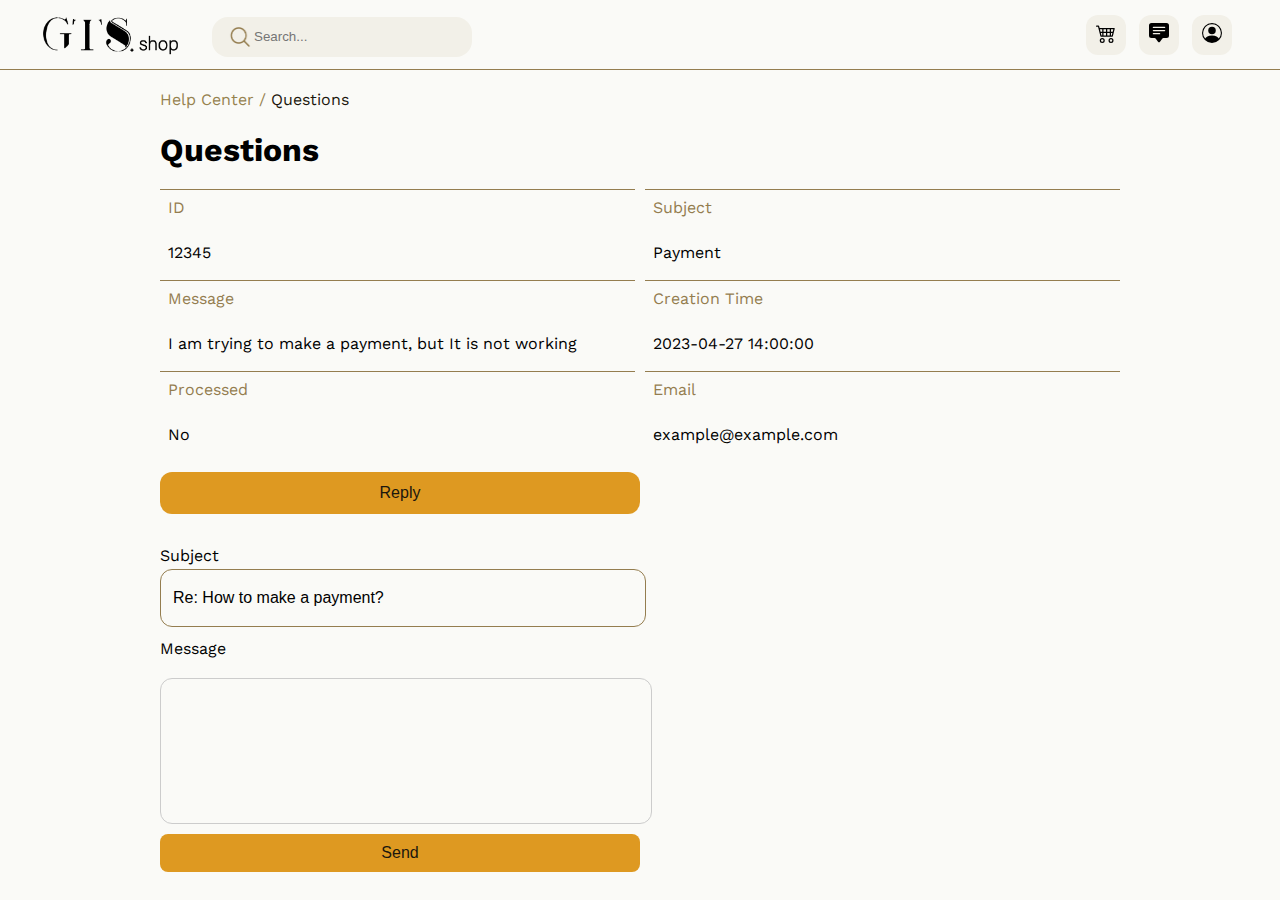
<file: pages/question_need_to_answer_page.html>
<!DOCTYPE html>
<html lang="en">
<head>
  <meta charset="UTF-8">
  <meta name="viewport" content="width=device-width, initial-scale=1">
  <meta charset="UTF-8">
  <title>Answer Page</title>
  <link href="../styles/index.css" rel="stylesheet">
  <link rel="preconnect" href="https://fonts.googleapis.com">
  <link rel="preconnect" href="https://fonts.gstatic.com" crossorigin>
  <link href="https://fonts.googleapis.com/css2?family=Work+Sans:ital,wght@0,100..900;1,100..900&display=swap" rel="stylesheet">
</head>
<body>
<div class="navbar-item">
  <a href="../index.html" class="arrow"><img src="../img/back_arrow.png" alt="Back" class="back-arrow"></a>
  <div class="logo">
    <div class="logo-img-text">
      <img src="../img/gts_logo.png" alt="logo">
    </div>
    <div class="search-item">
      <img src="../img/search.png" alt="search-icon">
      <input type="text" placeholder="Search...">
    </div>
  </div>
  <div class="top-button">
    <!--        Mobile Button-->

    <button class="cart-button mobile-button">
      <img src="../img/home.svg" alt="cart-button">
    </button>


    <button class="cart-button">
      <img src="../img/cart.svg" alt="cart-button">
    </button>


    <!--        Mobile Button-->

    <button class="cart-button">
      <img src="../img/contact_us.svg" alt="cart-button">
    </button>


    <button class="like-button cart-button">
      <img src="../img/account.svg" alt="like-button">
    </button>
    <div class="dropdown">
      <ul class="dropdown__items">
        <li><img src="../img/setting.svg" alt="Setting" class="dropdown-icon"><a href="#">Setting</a></li>
        <li><img src="../img/logout.svg" alt="LogOut" class="dropdown-icon"><a href="#">LogOut</a></li>
      </ul>
    </div>
  </div>

  <!--    <div class="sign-up">-->
  <!--        <button><a href="../pages/authorization.html">Sign Up</a></button>-->
  <!--        <button class="login"><a href="../pages/authorization.html">Log In</a></button>-->
  <!--    </div>-->


</div>
<div class="main-container">
  <div class="breadcrumbs">
    <span><a href="../index.html">Help Center</a> /</span> Questions
  </div>
  <div class="header">
    <h1 class="grid-title">Questions</h1>
    <section class="question-list">
      <div class="grid-container">
        <div class="id id-title">ID</div>
        <div class="subject subject-title">Subject</div>
        <div class="id">12345</div>
        <div class="subject">Payment</div>
        <div class="message message-title">Message</div>
        <div class="time time-title">Creation Time</div>
        <div class="message">I am trying to make a payment, but It is not working</div>
        <div class="time">2023-04-27 14:00:00</div>
        <div class="processed processed-title">Processed</div>
        <div class="email-grid email-grid-title">Email</div>
        <div class="processed">No</div>
        <div class="email-grid">example@example.com</div>
      </div>
      <button class="reply-button">Reply</button>
    </section>
    <section class="reply-box">
      <form action="#">
        <label for="subject">Subject</label>
        <input type="text" id="subject" value="Re: How to make a payment?" readonly class="subject-answer">
        <label for="message">Message</label>
        <textarea id="message" class="message-answer"></textarea>
        <button type="submit" class="send-answer">Send</button>
      </form>
    </section>
  </div>
</div>
</body>
</html>
</file>
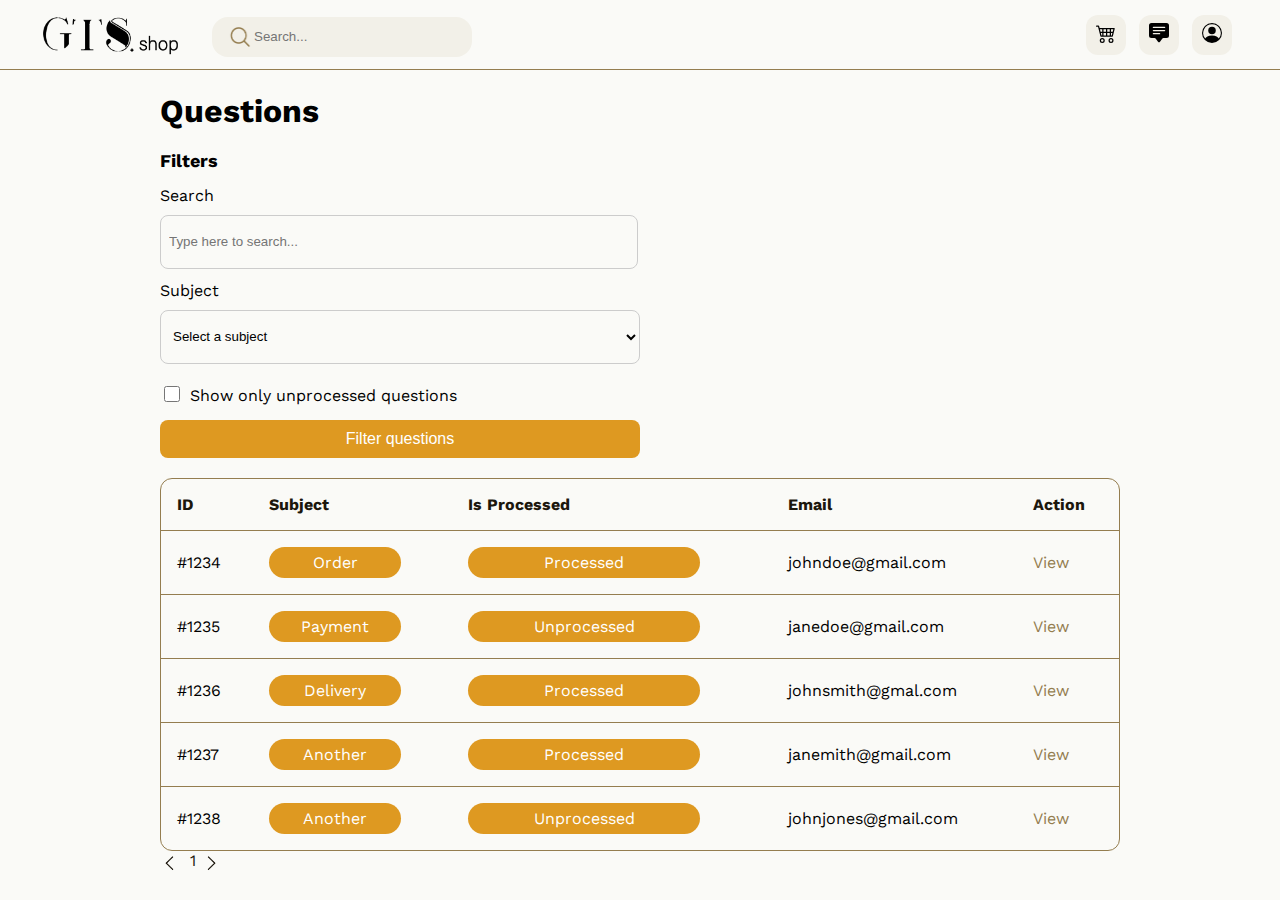
<file: pages/question_view_page.html>
<!DOCTYPE html>
<html lang="en">
<head>
    <meta charset="UTF-8">
    <meta name="viewport" content="width=device-width, initial-scale=1">
    <title>Question</title>
    <link href="../styles/index.css" rel="stylesheet">
    <link rel="preconnect" href="https://fonts.googleapis.com">
    <link rel="preconnect" href="https://fonts.gstatic.com" crossorigin>
    <link href="https://fonts.googleapis.com/css2?family=Work+Sans:ital,wght@0,100..900;1,100..900&display=swap" rel="stylesheet">
</head>
<body>
<div class="navbar-item">
    <a href="../index.html" class="arrow"><img src="../img/back_arrow.png" alt="Back" class="back-arrow"></a>
    <div class="logo">
        <div class="logo-img-text">
            <img src="../img/gts_logo.png" alt="logo">
        </div>
        <div class="search-item">
            <img src="../img/search.png" alt="search-icon">
            <input type="text" placeholder="Search...">
        </div>
    </div>
    <div class="top-button">
        <!--        Mobile Button-->

        <button class="cart-button mobile-button">
            <img src="../img/home.svg" alt="cart-button">
        </button>


        <button class="cart-button">
            <img src="../img/cart.svg" alt="cart-button">
        </button>


        <!--        Mobile Button-->

        <button class="cart-button">
            <img src="../img/contact_us.svg" alt="cart-button">
        </button>


        <button class="like-button cart-button">
            <img src="../img/account.svg" alt="like-button">
        </button>
        <div class="dropdown">
            <ul class="dropdown__items">
                <li><img src="../img/setting.svg" alt="Setting" class="dropdown-icon"><a href="#">Setting</a></li>
                <li><img src="../img/logout.svg" alt="LogOut" class="dropdown-icon"><a href="#">LogOut</a></li>
            </ul>
        </div>
    </div>

    <!--    <div class="sign-up">-->
    <!--        <button><a href="../pages/authorization.html">Sign Up</a></button>-->
    <!--        <button class="login"><a href="../pages/authorization.html">Log In</a></button>-->
    <!--    </div>-->


</div>
<div class="main-container">
    <div class="header">
        <h1>Questions</h1>
        <h2>Filters</h2>
        <div class="search-container">
            <label for="search">Search</label>
            <input type="text" id="search" placeholder="Type here to search...">
        </div>
        <div class="subject-container">
            <label for="subject">Subject</label>
            <select class="subject-filter" id="subject">
                <option value="">Select a subject</option>
                <option value="option1">Order</option>
                <option value="option2">Payment</option>
                <option value="option3">Delivery</option>
                <option value="option4">Another</option>
            </select>
        </div>
        <div class="checkbox-container">
            <input type="checkbox" id="processed" name="processed">
            <label for="processed">Show only unprocessed questions</label>
        </div>
        <button class="filter-btn">Filter questions</button>
    </div>

    <div class="table-container">
        <table>
            <thead>
            <tr>
                <th>ID</th>
                <th>Subject</th>
                <th>Is Processed</th>
                <th>Email</th>
                <th>Action</th>
            </tr>
            </thead>
            <tbody>
            <tr>
                <td>#1234</td>
                <td class="subject-text"><p>Order</p></td>
                <td class="processed-text"><p>Processed</p></td>
                <td>johndoe@gmail.com</td>
                <td><a href="#" class="view-button">View</a></td>
            </tr>
            </tbody>
            <tbody>
            <tr>
                <td>#1235</td>
                <td class="subject-text"><p>Payment</p></td>
                <td class="processed-text"><p>Unprocessed</p></td>
                <td>janedoe@gmail.com</td>
                <td><a href="#" class="view-button">View</a></td>
            </tr>
            </tbody>
            <tbody>
            <tr>
                <td>#1236</td>
                <td class="subject-text"><p>Delivery</p></td>
                <td class="processed-text"><p>Processed</p></td>
                <td>johnsmith@gmal.com</td>
                <td><a href="#" class="view-button">View</a></td>
            </tr>
            </tbody>
            <tbody>
            <tr>
                <td>#1237</td>
                <td class="subject-text"><p>Another</p></td>
                <td class="processed-text"><p>Processed</p></td>
                <td>janemith@gmail.com</td>
                <td><a href="#" class="view-button">View</a></td>
            </tr>
            </tbody>
            <tbody>
            <tr>
                <td>#1238</td>
                <td class="subject-text"><p>Another</p></td>
                <td class="processed-text"><p>Unprocessed</p></td>
                <td>johnjones@gmail.com</td>
                <td><a href="#" class="view-button">View</a></td>
            </tr>
            </tbody>
        </table>
    </div>

    <div class="pagination">
        <img src="../img/left_arrow.png" alt="left-arrow"/>
        <a href="#" class="active">1</a>
        <img src="../img/right_arrow.png" alt="right-arrow"/>
    </div>
</div>
</body>
</html>
</file>
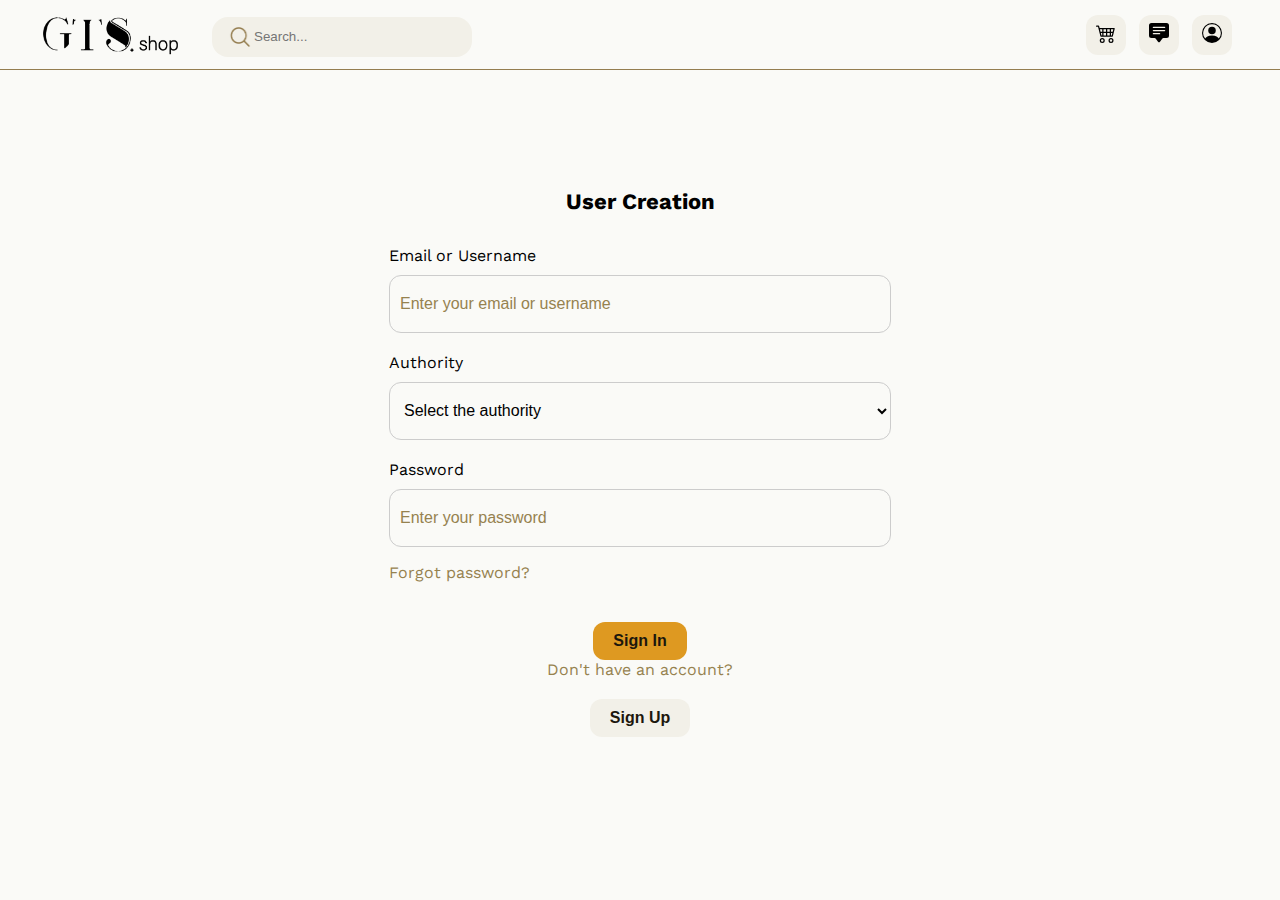
<file: pages/registration.html>
<!DOCTYPE html>
<html lang="en">
<head>
    <meta charset="UTF-8">
    <meta name="viewport" content="width=device-width, initial-scale=1">
    <title>Sign Up</title>
    <link href="../styles/index.css" rel="stylesheet">
    <link rel="preconnect" href="https://fonts.googleapis.com">
    <link rel="preconnect" href="https://fonts.gstatic.com" crossorigin>
    <link href="https://fonts.googleapis.com/css2?family=Work+Sans:ital,wght@0,100..900;1,100..900&display=swap" rel="stylesheet">
</head>
<body>
<div class="navbar-item">
    <a href="../index.html" class="arrow"><img src="../img/back_arrow.png" alt="Back" class="back-arrow"></a>
    <div class="logo">
        <div class="logo-img-text">
            <img src="../img/gts_logo.png" alt="logo">
        </div>
        <div class="search-item">
            <img src="../img/search.png" alt="search-icon">
            <input type="text" placeholder="Search...">
        </div>
    </div>
    <div class="top-button">
        <!--        Mobile Button-->

        <button class="cart-button mobile-button">
            <img src="../img/home.svg" alt="cart-button">
        </button>


        <button class="cart-button">
            <img src="../img/cart.svg" alt="cart-button">
        </button>


        <!--        Mobile Button-->

        <button class="cart-button">
            <img src="../img/contact_us.svg" alt="cart-button">
        </button>


        <button class="like-button cart-button">
            <img src="../img/account.svg" alt="like-button">
        </button>
        <div class="dropdown">
            <ul class="dropdown__items">
                <li><img src="../img/setting.svg" alt="Setting" class="dropdown-icon"><a href="#">Setting</a></li>
                <li><img src="../img/logout.svg" alt="LogOut" class="dropdown-icon"><a href="#">LogOut</a></li>
            </ul>
        </div>
    </div>

    <!--    <div class="sign-up">-->
    <!--        <button><a href="../pages/authorization.html">Sign Up</a></button>-->
    <!--        <button class="login"><a href="../pages/authorization.html">Log In</a></button>-->
    <!--    </div>-->


</div>
<div class="main-container">
    <div class="sign-in-container">
        <h2>User Creation</h2>
        <form>
            <div class="input-container">
                <label for="email">Email or Username</label>
                <input type="text" id="email" name="email" placeholder="Enter your email or username" class="input-field">
            </div>
            <div class="input-container">
                <label for="role">Authority</label>
                <select class="role-for-registration input-field" id="role">
                    <option value="" disabled selected class="placeholder-select">Select the authority</option>
                    <option value="option1">1</option>
                    <option value="option2">2</option>
                    <option value="option3">3</option>
                    <option value="option4">4</option>
                </select>
            </div>
            <div class="input-container">
                <label for="password">Password</label>
                <input type="password" id="password" name="password" placeholder="Enter your password" class="input-field">
                <p class="forgot-password"><a href="#">Forgot password?</a></p>
            </div>
            <button class="sign-in-btn">Sign In</button>
            <p class="no-account">Don't have an account?</p>
            <button class="sign-up-btn">Sign Up</button>
        </form>
    </div>
</div>
<div class="footer"></div>
</body>
</html>
</file>
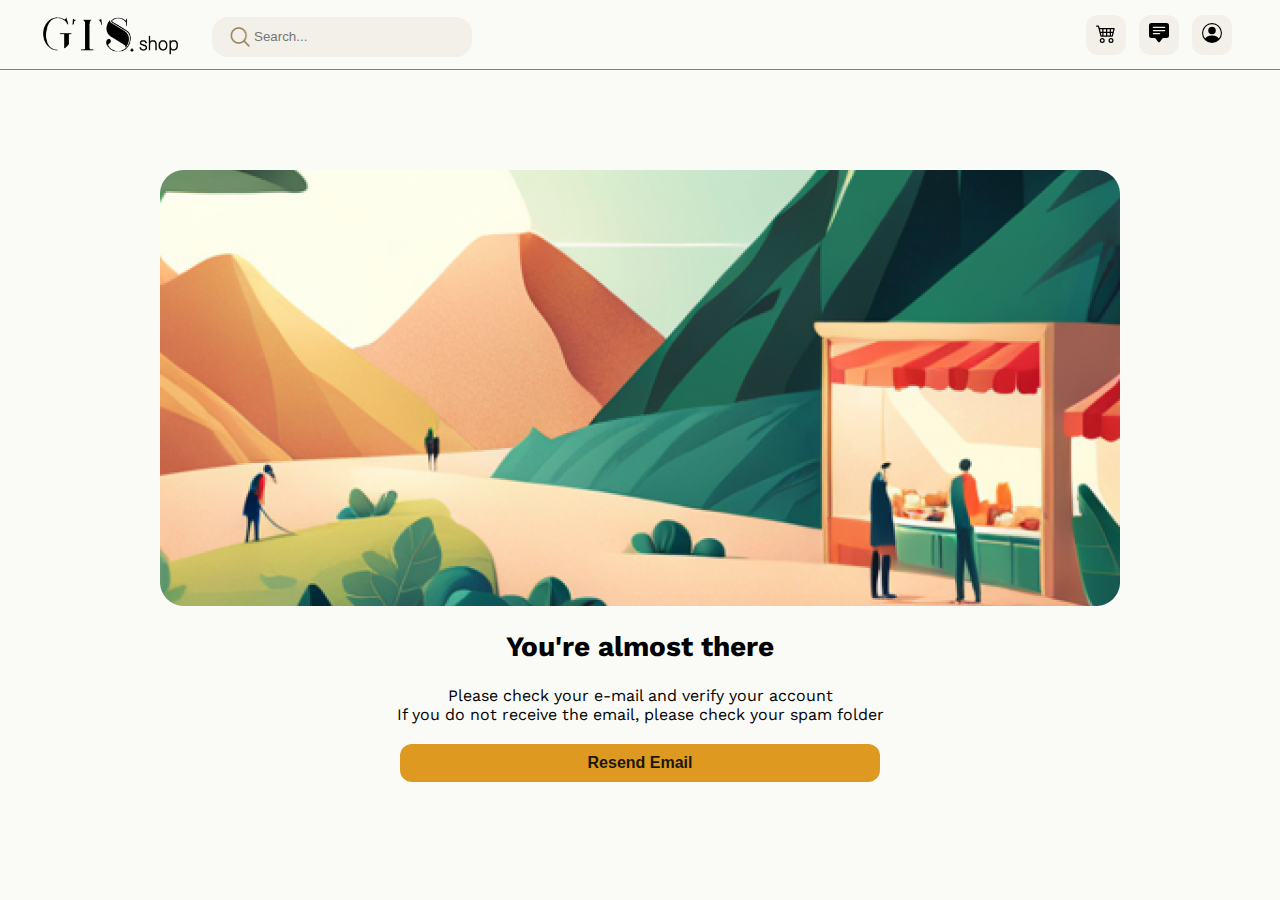
<file: pages/successful_registration.html>
<!DOCTYPE html>
<html lang="en">
<head>
    <meta charset="UTF-8">
    <meta name="viewport" content="width=device-width, initial-scale=1">
    <title>Success</title>
    <link href="../styles/index.css" rel="stylesheet">
    <link rel="preconnect" href="https://fonts.googleapis.com">
    <link rel="preconnect" href="https://fonts.gstatic.com" crossorigin>
    <link href="https://fonts.googleapis.com/css2?family=Work+Sans:ital,wght@0,100..900;1,100..900&display=swap" rel="stylesheet">
</head>
<body>
<div class="navbar-item">
    <a href="../index.html" class="arrow"><img src="../img/back_arrow.png" alt="Back" class="back-arrow"></a>
    <div class="logo">
        <div class="logo-img-text">
            <img src="../img/gts_logo.png" alt="logo">
        </div>
        <div class="search-item">
            <img src="../img/search.png" alt="search-icon">
            <input type="text" placeholder="Search...">
        </div>
    </div>
    <div class="top-button">
        <!--        Mobile Button-->

        <button class="cart-button mobile-button">
            <img src="../img/home.svg" alt="cart-button">
        </button>


        <button class="cart-button">
            <img src="../img/cart.svg" alt="cart-button">
        </button>


        <!--        Mobile Button-->

        <button class="cart-button">
            <img src="../img/contact_us.svg" alt="cart-button">
        </button>


        <button class="like-button cart-button">
            <img src="../img/account.svg" alt="like-button">
        </button>
        <div class="dropdown">
            <ul class="dropdown__items">
                <li><img src="../img/setting.svg" alt="Setting" class="dropdown-icon"><a href="#">Setting</a></li>
                <li><img src="../img/logout.svg" alt="LogOut" class="dropdown-icon"><a href="#">LogOut</a></li>
            </ul>
        </div>
    </div>

    <!--    <div class="sign-up">-->
    <!--        <button><a href="../pages/authorization.html">Sign Up</a></button>-->
    <!--        <button class="login"><a href="../pages/authorization.html">Log In</a></button>-->
    <!--    </div>-->


</div>
<div class="main-container">
    <div class="center-content">
<!--        Mobile Version-->
        <h2 class="mobile-title">You're almost there</h2>
<!--        Web Version-->
        <img src="../img/successful_registration_picture.png" alt="Your Image" class="web-picture">
<!--        Mobile Version-->
        <img src="../img/successful_registration_mobile_picture.png" alt="Your Image" class="mobile-picture">
<!--        Web Version-->
        <h2 class="web-title">You're almost there</h2>
        <div class="text">
<!--            Web Version-->
            <p class="web-text">Please check your e-mail and verify your account<br> If you do not receive the email, please check your spam folder</p>
<!--            Mobile Version-->
            <p class="mobile-text">Please check your e-mail and verify your account</p>
        </div>
<!--            Mobile Version-->
        <button class="open-email-btn">Open Email App</button>
        <button class="resend-btn">Resend Email</button>
    </div>
    <div class="footer"></div>
</div>
</body>
</html>
</file>
<file: styles/index.css>
:root {
    --text-color: #1C170D;
    --button-color: #DE9921;
    --body-color: #FAFAF7;
    --search-text-color: #947D4F;
    --search-color: #F2F0E8;
    --navbar-color: #E5E8EB;
    --price-color: #947D4F;
    --line-color: #E5E8EB;
}

::-webkit-scrollbar {
    width: 6px;
}

::-webkit-scrollbar-track {
    background-color: #f1f1f1;
}

::-webkit-scrollbar-thumb {
    background-color: var(--price-color);
    border-radius: 5px;
}

/* Стили для всего сайта */

body {
    font-family: 'Work Sans', sans-serif;
    margin: 0;
    padding: 0;
    background: var(--body-color);
}

a {
    text-decoration: none;
    color: var(--text-color);
}

.black-back {
    display: none;
}

/* Стили для шапки сайта */

.navbar, .navbar-item {
    display: flex;
    flex-direction: row;
    align-items: center;
    justify-content: space-between;
    background-color: var(--body-color);
    border-bottom: 1px solid var(--search-text-color);
    padding: 10px 20px 10px 20px;
    box-sizing: border-box;
    position: sticky;
    top: 0;
    z-index: 999;
}

/*.catalog-right-side {*/
/*    margin-top: 35px;*/
/*}*/

.search-menu {
    display: none;
}

.search-mobile-container {
    width: 40px;
    height: 40px;
}

.burger-menu {
    display: none;
}

.navbar-item .logo, .navbar .logo {
    margin-top: 4px;
}

.navbar-item .arrow {
    display: none;
}

.logo {
    display: flex;
    flex-direction: row;
    font-size: 18px;
    font-weight: bold;
    color: var(--text-color);
    align-items: center;
    margin-left: 20px;
}

.logo-img-text {
    width: 140px;
}

.search-responsive-menu {
    display: none;
}

.logo-img-text img {
    margin-top: 2px;
    width: 140px;
    height: auto;
}

.top-button {
    margin-right: 20px;
}

.mobile-button {
    display: none;
}

.like-button,
.cart-button {
    width: 40px;
    height: 40px;
    background-color: var(--search-color);
    color: var(--text-color);
    border: none;
    border-radius: 12px;
    cursor: pointer;
    margin-right: 8px;
}

.like-button img,
.cart-button img {
    width: 20px;
    height: 20px;
    color: var(--text-color);
}

.dropdown {
    position: absolute;
}

.dropdown__items {
    position: absolute;
    width: 140px;
    background-color: var(--search-color);
    padding: 20px;
    border-radius: 25px;
    visibility: hidden;
    opacity: 0;
    transition: opacity 0.4s cubic-bezier(0.93, 0.88, 0.1, 0.8);
    list-style: none;
    right: -80px;
}


.dropdown__items.open {
    visibility: visible;
    opacity: 1;
    right: -178px;
    animation: appearAnimation 0.8s ease forwards;
}

.dropdown__items::before {
    content: '';
    position: absolute;
    width: 20px;
    height: 20px;
    background-color: var(--search-color);
    transform: rotate(45deg);
    top: -10px;
    right: 40px;
}


@keyframes appearAnimation {
    0% {
        transform: translateY(40px);
        opacity: 0;
    }
    100% {
        transform: translateY(0);
        opacity: 1;
    }
}

/* Анимация статичного положения */
@keyframes staticPosition {
    0% {
        transform: translateY(0);
    }
    100% {
        transform: translateY(0);
    }
}


.dropdown__items li {
    display: flex;
    align-items: center;
    margin-bottom: 10px;
}

.dropdown__items li img {
    margin-right: 10px;
}

.dropdown__items a {
    margin-left: 8px;

}

.dropdown__items .dropdown-icon {
    border: 1px solid var(--search-text-color);
    border-radius: 50%;
    cursor: pointer;
    padding: 10px;
    background-color: var(--body-color);
}

.dropdown__items .dropdown-icon img {
    width: 26px;
    height: 26px;
}

.search, .search-item {
    display: flex;
    align-items: center;
    margin-left: 32px;
    background: var(--search-color);
    width: 260px;
    height: 40px;
    border-radius: 16px;
    color: var(--search-text-color);
    margin-top: 0;
}

.logo-mobile {
    display: none;
}

/*.logo {*/
/*    display: block;*/
/*}*/

.search img, .search-item img {
    width: 24px;
    height: 24px;
    margin-left: 16px;
}

.search input[type="text"], .search-item input[type="text"]{
    width: 192px;
    height: 24px;
    border: none;
    background: var(--search-color);
    color: var(--search-text-color);
    outline: none;
}

.search input[type="text"]::placeholder .search-item input[type="text"]::placeholder {
    color: var(--search-text-color);
    font-size: 16px;
}

.sign-up {
    margin-right: 20px;
    margin-top: 20px;

}

.sign-up button {
    background-color: var(--search-color);
    color: var(--text-color);
    border: none;
    padding: 12px 18px;
    border-radius: 12px;
    cursor: pointer;
    font-size: 14px;
    font-weight: bold;
    transition: background-color 0.3s ease;
    margin-left: 10px;
}

.catalog-left-side {
    margin-top: 0;
    position: sticky;
}

.catalog-left-side h2 {
    margin: 0;
}

.sign-up .login {
    background-color: var(--button-color);
}

.sign-up a {
    text-decoration: none;
    color: var(--text-color);
}

.sign-up button:hover {
    background-color: var(--button-color);
}

.pagination input {
    background-color: transparent;
    border: 1px solid var(--search-text-color);
    border-radius: 12px;
    width: 54px;
    height: 20px;
    text-align: center;
    outline: none;
    margin-bottom: 20px;
}

input::-webkit-outer-spin-button,
input::-webkit-inner-spin-button {
    /* display: none; <- Crashes Chrome on hover */
    -webkit-appearance: none;
    margin: 0; /* <-- Apparently some margin are still there even though it's hidden */
}


/* Стили для основного контейнера */

.main-container {
    margin-left: 160px;
    margin-right: 160px;
}

/* Filter Section Styles */
.catalog-grid-container {
    display: grid;
    grid-template-columns: 20% 80%;
    margin-bottom: 20px;
}

.filter-section {
    position: sticky;
    top: 110px;
    bottom: 80px;
    z-index: 998;
    height: 700px;
    overflow-y: scroll;
}

.filter-section::-webkit-scrollbar {
    display: none;
}


.form-group-filter .min-max-price {
    width: 259px;
    height: 54px;
    border-radius: 12px;
    padding: 0 0 0 16px;
    background: var(--search-color);
    /*border: 1px solid var(--search-text-color);*/
    border: none;
    outline: none;
}

.checkbox-group {
    display: flex;
    flex-direction: column;
}

.checkbox-label {
    display: flex;
    align-items: center;
    margin-bottom: 5px;
    background: transparent;
    border: 1px solid var(--search-text-color);
    border-radius: 12px;
    width: 273px;
    height: 54px;
    text-align: center;
}

.mobile-button-filter {
    display: none;
}

.checkbox-group {
    --background: #ffffff;
    border-radius: var(--text-color);
    color: var(--text-color);
}

label {
    cursor: pointer;
}

input[type="radio"] {
        -webkit-appearance: none;
        -moz-appearance: none;
        position: relative;
        height: 20px;
        width: 20px;
        outline: none;
        margin: 16px 15px 15px 15px;
        cursor: pointer;
        border: 2px solid var(--line-color);
        background: transparent;
        border-radius: 50%;
        display: grid;
        justify-self: end;
        justify-items: center;
        align-items: center;
        overflow: hidden;
        transition: border .5s ease;
        &::before,
        &::after {
            content: "";
            display: flex;
            justify-self: center;
            border-radius: 50%;
        }
        &::before {
            position: absolute;
            width: 100%;
            height: 100%;
            background: var(--background);
            z-index: 1;
            opacity: var(--opacity, 1);
        }
        &::after {
            position: relative;
            width: calc(100% /2);
            height: calc(100% /2);
            background: var(--search-text-color);
            top: var(--y, 100%);
            transition: top .5s cubic-bezier(0.48, 1.97, 0.5, 0.63);
        }
        &:checked {
            --radio: var(--search-text-color);
            &::after {
                --y: 0%;
                animation: stretch-animate .3s ease-out .17s;
            }
            &::before {
                --opacity: 0;
            }
            ~ input[type="radio"] {
                &::after {
                    --y: -100%;
                }
            }
        }
        &:not(:checked) {
            &::before {
                --opacity: 1;
                transition: opacity 0s linear .5s;
            }
        }
}

.form-group-filter {
    margin-right: 20px;
    margin-bottom: 10px;
}

.form-group-filter label {
    font-size: 14px;
    font-weight: bold;
    color: var(--text-color);
}

.filter-submit {
    padding: 8px 16px;
    background-color: var(--button-color);
    color: var(--text-color);
    font-weight: bold;
    border: none;
    border-radius: 8px;
    cursor: pointer;
    font-size: 16px;
}

.filter-submit:hover {
    background-color: var(--search-color);
}

/* Total Pages Display Styles */
.total-pages {
    font-size: 16px;
    color: #876363;
}

.total-pages-mobile {
    display: none;
}


.all-products {
    margin-top: 40px;
    font-size: 22px;
    font-weight: bold;
}

.product-container {
    display: grid;
    grid-template-columns: repeat(4, 1fr);
    grid-gap: 12px;
    margin-top: 10px;
}

.product-card {
    border-radius: 5px;
    text-align: start;
}

.product-card img {
    max-width: 100%;
    height: auto;
    border-radius: 12px;
}

.product-card p {
    font-size: 16px;
    color: var(--text-color);
    margin-top: 12px;
}

.product-card .price {
    color: var(--price-color);
    margin-bottom: 40px;
}

.pagination form {
    clear: both;
    margin-top: 40px;
    text-align: center;
    margin-bottom: 40px;
    display: flex;
    justify-content: center;
}


.pagination img {
    margin-top: 2px;
    width: 20px;
    height: 20px;
    vertical-align: middle;
    margin-right: 5px;
    cursor: pointer;
}

/* Стили для блока с информацией о товаре */

.breadcrumbs span, .breadcrumbs a {
    margin: 20px 0;
    font-size: 16px;
    color: #96824F;
    text-decoration: none;
}

.breadcrumbs {
    color: var(--text-color);
    text-decoration: none;
    margin: 20px 0 20px 0;
}

.breadcrumbs a:hover {
    text-decoration: underline;
}

.product-details {
    display: flex;
    margin-bottom: 40px;
}

.product-image {
    flex: 1;
}

.product-image img {
    width: 80%;
    height: auto;
    border-radius: 12px;
}

.product-info {
    flex: 1;
    padding: 0 20px;
}

.product-info h2 {
    font-size: 24px;
    margin-top: 0;
}

.product-info h1 {
    font-size: 32px;
    margin-top: 0;
}

.product-info .price {
    font-size: 24px;
    color: var(--price-color);
}


/* Стили для блока с похожими товарами */
.related-products {
    margin-top: 40px;
    display: grid;
    grid-template-columns: repeat(auto-fit, minmax(250px, 1fr));
    grid-gap: 16px;
}

.related-products p {
    font-weight: bold;
    margin-bottom: 16px;
    text-align: left;
}

.related-products .product-card {
    width: 100%;
    border-radius: 5px;
    overflow: hidden;
}

.related-products .product-card img {
    width: 100%;
    height: auto;
    border-radius: 0;
}

.related-products .product-card p {
    margin-top: 8px;
}

.related-products .product-card .price {
    color: var(--price-color);
}

.sign-in-container {
    display: grid;
    justify-content: center;
    text-align: center;
    margin-top: 100px;
}

.sign-in-container h2 {
    font-weight: bold;
    font-size: 22px;
    margin-bottom: 20px;
}

.input-container {
    margin-bottom: 20px;
    text-align: center;
}

.input-container label {
    display: grid;
    margin-bottom: 10px;
    margin-right: 20px;
    text-align: left;
    font-size: 16px;
}

.input-field {
    background-color: var(--body-color);
    width: 480px;
    height: 36px;
    border-radius: 12px;
    border: 1px solid #ccc;
    padding: 10px;
    font-size: 16px;
}

.input-container input::placeholder {
    color: #96824F;
}

/* Adjust the position of the "Forgot password?" link */
.forgot-password {
    text-align: left;
    color: #96824F;
    margin-top: 16px;
    font-size: 16px;
    text-decoration: none;
}

.forgot-password a {
    text-decoration: none;
    color: #96824F;
}

.sign-in-btn, .sign-up-btn {
    background-color: #DE9921;
    color: var(--text-color);
    border: none;
    border-radius: 12px;
    padding: 10px 20px;
    font-size: 16px;
    cursor: pointer;
    margin-top: 20px;
    font-weight: bold;
}

.sign-up-btn {
    background-color: var(--search-color);
    color: var(--text-color);
}

.sign-up-btn:hover {
    background-color: var(--button-color);
    transition: background-color 0.3s ease;
}

.sign-in-btn:hover {
    background-color: var(--search-color);
    transition: background-color 0.3s ease;
}

.no-account {
    color: #96824F;
    font-size: 16px
}

/*Successful Page*/

.center-content {
    display: flex;
    flex-direction: column;
    align-items: center;
    text-align: center;
    margin-top: 100px;
}

.center-content img {
    width: 480px;
    height: 218px;
}

.center-content .mobile-picture {
    display: none;
}

.center-content h2 {
    font-size: 28px;
    font-weight: bold;
}

.mobile-title {
    display: none;
}

.center-content .text {
    font-size: 16px;
    display: inline-block;
    text-align: center;
}

.mobile-text {
    display: none;
}

.resend-btn {
    background-color: #DE9921;
    color: var(--text-color);
    border: none;
    border-radius: 12px;
    padding: 10px 20px;
    font-size: 16px;
    width: 480px;
    cursor: pointer;
    margin-top: 20px;
    font-weight: bold;
}

.open-email-btn {
    display: none;
}

/*Contact Us Page*/

.container {
    display: flex;
    flex-direction: column;
    align-items: center;
    justify-content: center;
    word-wrap: break-word;
}

h1 {
    font-size: 32px;
    font-weight: bold;
    margin-bottom: 20px;
}

.form-container {
    width: 100%;
    max-width: 600px;
    border-radius: 12px;
}

.form-group {
    margin-bottom: 20px;
}

label {
    font-size: 18px;
    font-weight: bold;
    margin-top: 12px;
}

.form-group textarea,
.email {
    width: 580px;
    padding: 10px;
    border-radius: 12px;
    border: 1px solid #ccc;
    font-size: 16px;
    margin-top: 16px;
    background-color: transparent;
}

.form-group textarea {
    height: 144px;
}

.email {
    height: 36px;
}

.form-group select {
    width: 600px;
    height: 56px;
    border-radius: 8px;
    border: 1px solid #ccc;
    font-size: 16px;
    margin-top: 16px;
    background-color: transparent;
}

.form-group-filter select {
    width: 275px;
    height: 56px;
    border-radius: 8px;
    border: 1px solid #ccc;
    font-size: 16px;
    margin-top: 16px;
    background: var(--search-color);
}

textarea {
    resize: none;
}

.char-count {
    font-size: 14px;
    color: #666;
    margin-top: 5px;
}

.submit {
    background-color: var(--button-color);
    color: var(--text-color);
    border: none;
    border-radius: 12px;
    padding: 10px 20px;
    font-size: 16px;
    cursor: pointer;
    font-weight: bold;
    transition: background-color 0.3s ease;
    width: 100%;
}

.submit:hover {
    background-color: var(--search-color);
}

/*Question View Page*/

.header {
    margin-bottom: 20px;
}

.header h1 {
    font-size: 32px;
    font-weight: bold;
}

.header h2 {
    font-size: 18px;
    font-weight: bold;
}

.search-container, .subject-container, .checkbox-container {
    margin-bottom: 10px;
}

label {
    font-size: 16px;
    display: block;
    margin-bottom: 5px;
    font-weight: normal;
}

.search-container input, .subject-filter {
    width: 460px;
    height: 36px;
    padding: 8px;
    border-radius: 8px;
    border: 1px solid #ccc;
    margin-top: 5px;
    background-color: transparent;
}

.subject-filter {
    width: 480px;
    height: 54px;
    background-color: transparent;
}

.checkbox-container {
    display: flex;
    align-items: center;
}

.checkbox-container input {
    margin-right: 10px;
    width: 16px;
    height: 16px;
    margin-top: 8px;
}

.filter-btn {
    background-color: #DE9921;
    color: white;
    border: none;
    border-radius: 8px;
    padding: 10px 20px;
    cursor: pointer;
    font-size: 16px;
    width: 480px;
}


table {
    width: 100%;
    border-collapse: collapse;
}

.table-container th:last-child {
    border-radius: 0 12px 0 0;
}

.table-container th:first-child {
    border-radius: 12px 0 0 0;
}


th, td {
    padding: 8px;
}

.table-container {
    border: 1px solid var(--search-text-color);
    border-radius: 12px;
}

th {
    color: var(--text-color);
    text-align: left;
}

th, td {
    padding: 16px;
    border-bottom: 1px solid var(--search-text-color);
}

.table-container tbody:last-child tr:last-child td {
    border-bottom: none;
}

.view-button {
    text-decoration: none;
    color: var(--price-color);
}

.subject-text p, .processed-text p {
    background-color: var(--button-color);
    color: white;
    padding: 6px;
    border-radius: 20px;
    width: 120px;
    text-align: center;
}

/*Questions Answers Page*/

/*Table*/

.question-list, .product-list {
    display: flex;
    flex-direction: column;
}

.grid-container {
    display: grid;
    grid-template-columns: repeat(2, 1fr);
    gap: 10px;
}

.product-page-container > .vendor-container,
.product-page-container > .brand-container,
.product-page-container > .product-container,
.product-page-container > .properties-container {
    display: grid;
    grid-template-columns: repeat(2, 1fr);
    gap: 10px;
    padding: 24px;
    border-top: 1px solid var(--line-color);
}

.vendor-title,
.brand-title,
.product-title,
.properties-title {
    color: var(--search-text-color);
}

.price-origin {
    text-decoration: line-through;
    color: var(--button-color);
}

.stock-title {
    font-weight: bold;
}

.add-cart {
    background-color: var(--button-color);
    color: var(--text-color);
    border: none;
    border-radius: 12px;
    padding: 14px 10px;
    font-size: 16px;
    cursor: pointer;
    font-weight: bold;
    transition: background-color 0.3s ease;
    width: 100%;
}

.quantity {
    padding: 14px 10px;
    border-radius: 12px;
    border: 1px solid #ccc;
    font-size: 16px;
    margin-top: 16px;
    background-color: transparent;
    margin-bottom: 20px;
}


.grid-container > * {
    padding: 8px;
}

.id, .message, .processed {
    grid-column: span 1;
}

.subject, .time, .email-grid {
    grid-column: span 1;
}

.grid-container > .id-title,
.grid-container > .subject-title {
    border-top: 1px solid var(--search-text-color);
    color: var(--search-text-color);
}


.grid-container > .message-title,
.grid-container > .time-title {
    border-top: 1px solid var(--search-text-color);
    color: var(--search-text-color);
}

.grid-container > .processed-title,
.grid-container > .email-grid-title {
    border-top: 1px solid var(--search-text-color);
    color: var(--search-text-color);
}

.product-info h1 {
    font-size: 20px;
    color: var(--text-color);
}

/*Reply Box*/

.reply-box {
    display: flex;
    flex-direction: column;
}

.reply-box form {
    display: flex;
    flex-direction: column;
}

.reply-box label {
    margin-bottom: 4px;
}

.message-answer {
    width: 49%;
    padding: 10px;
    border-radius: 12px;
    border: 1px solid #ccc;
    font-size: 16px;
    margin-top: 16px;
    background-color: transparent;
    height: 124px;
}

.send-answer {
    align-self: flex-start;
    margin-top: 10px;
    background-color: var(--button-color);
    border: none;
    border-radius: 8px;
    padding: 10px 20px;
    cursor: pointer;
    font-size: 16px;
    width: 50%;
    color: var(--text-color);
}

.reply-button {
    align-self: flex-start;
    margin-top: 20px;
    margin-bottom: 20px;
    background-color: var(--button-color);
    color: var(--text-color);
    border: none;
    border-radius: 12px;
    padding: 12px 20px;
    cursor: pointer;
    font-size: 16px;
    width: 50%;
}

.subject-answer {
    width: 49%;
    height: 54px;
    background-color: transparent;
    border-radius: 12px;
    font-size: 16px;
    padding-left: 12px;
    border: 1px solid var(--search-text-color);
}

.header p {
    font-size: 20px;
    font-weight: bold;
}

.details-answer-title {
    margin-bottom: 20px;
}

.total-order-details {
    color: var(--text-color);
    font-weight: bold;
    font-size: 16px;
}

.product-image {
    border-radius: 12px;
}

/*Footer*/

.footer {
    height: 100px;
}

/*Cart*/

.cart-item, .product-manage-item-card-container {
    display: flex;
    align-items: center;
    justify-content: space-between;
    border-bottom: 1px solid var(--line-color);
    padding: 20px 0;
}

.product-manage-item-card-container-status {
    display: flex;
    align-items: center;
    justify-content: space-between;
    padding: 20px 0;
}

.cart-title {
    font-size: 22px;
}

.cart-item .product-info-cart, .product-manage-item-card-container .product-manage-card, .product-manage-item-card-container-status .product-manage-card {
    display: flex;
    align-items: center;
}

.cart-description, .product-card-description {
    flex-direction: column;
}

.product-image-cart, .product-image-card {
    width: 110px;
    height: auto;
    margin-right: 20px;
    border-radius: 12px;
}

.timeline {
    display: flex;
    flex-direction: column;
}

.timeline-item {
    display: flex;
    align-items: center;
    margin-bottom: 20px;
}

.timeline-content {
    display: flex;
    align-items: center;
}

.timeline-icon {
    width: 16px;
    height: 16px;
    color: #fff;
    display: flex;
    align-items: center;
    justify-content: center;
    margin-right: 15px;
}

.timeline-text {
    display: flex;
    flex-direction: column;
}

.status {
    font-weight: bold;
    margin-bottom: 5px;
}

.date {
    font-size: 0.9em;
    color: #666;
}

.timeline-icon {
    background: var(--body-color);
    width: 30px;
    height: 30px;
    display: flex;
    align-items: center;
    justify-content: center;
    margin-right: 15px;
}

.timeline-icon img {
    width: 24px;
    height: 24px;
    object-fit: contain;
}

.timeline {
    position: relative;
}

.timeline::after {
    content: '';
    position: absolute;
    background-color: #666;
    width: 2px;
    height: calc(100% - 50px);
    top: 6px;
    transform: translateX(0);
    z-index: -1;
    margin-left: 14px;
}

.product-name {
    font-weight: bold;
}

.quantity-controls {
    display: flex;
    align-items: center;
}

.decoration-text {
    color: var(--search-text-color);
}

.quantity-btn {
    background-color: var(--button-color);
    color: var(--text-color);
    border: none;
    border-radius: 50%;
    width: 24px;
    height: 24px;
    cursor: pointer;
}

.quantity-count {
    background: transparent;
    border: none;
    padding: 10px 10px;
    width: 28px;
    text-align: center;
}

.quantity-count::-webkit-inner-spin-button {
    -webkit-appearance: none;
    appearance: none;
    margin: 0;
}

.quantity-count:focus {
    outline: none;
}

.total {
    margin-top: 5px;
}

.cart-summary {
    margin-top: 20px;
    text-align: right;
    display: flex;
    justify-content: space-between;
}

.cart-checkout-btn {
    text-align: right;
}

.total-label {
    font-weight: bold;
    font-size: 20px;
}

.total-price {
    font-weight: bold;
    font-size: 18px;
    color: var(--price-color);
}

.checkout-btn {
    background-color: var(--button-color);
    color: var(--text-color);
    border: none;
    border-radius: 12px;
    padding: 10px 20px;
    font-size: 16px;
    cursor: pointer;
    margin-top: 20px;
    font-weight: bold;
    transition: ease-in-out 0.3s;
}

.checkout-btn:hover {
    background-color: var(--search-color);
}

.product-name {
    white-space: nowrap;
    overflow: hidden;
    text-overflow: ellipsis;
    max-width: 260px;
}

.product-details-url {
    white-space: nowrap;
    overflow: hidden;
    text-overflow: ellipsis;
    max-width: 160px;
}

.all-products p {
    margin-bottom: 20px;
}

.center-content img {
    width: auto;
    height: auto;
}

/*Order History*/

.order-history-img {
    width: 24px;
    height: 24px;
}

.order-history-img-container {
    display: flex;
    background: var(--search-color);
    width: 48px;
    height: 48px;
    justify-content: center;
    text-align: center;
    align-items: center;
    margin-right: 16px;
    border-radius: 8px;
}

.product-name {
    margin-bottom: 4px;
}

.price-cart,
.quantity-text {
    margin-bottom: 8px;
}

p {
    padding: 0;
    margin: 0;
}

.role-for-registration {
    width: 502px;
    height: 58px;
}

.product-image-order-details {
    width: 120px;
    height: auto;
    margin-right: 16px;
}

.order-arrow {
    height: 26px;
    width: 26px;
}

.placeholder-select {
    color: var(--search-text-color);
}

/*Product management*/

.product-manage-grid-container {
    display: grid;
    grid-template-columns: repeat(2, 1fr);
    gap: 20px;
    width: 1024px;
}

.product-manage-left-section {
    padding: 6px;
}

.product-manage-left-section form {
    display: grid;
    grid-template-columns: 1fr;
    gap: 10px;
    width: 500px;
}

.product-manage-left-section .product-manage-input-container {
    display: flex;
    flex-direction: column;
    width: 500px;
}

.product-manage-left-section label {
    font-weight: bold;
}

.product-manage-left-section input[type="text"],
.product-manage-left-section input[type="date"],
.product-manage-left-section select {
    padding: 8px;
    border: 1px solid #ccc;
    border-radius: 12px;
    width: 462px;
    height: 40px;
}

.product-manage-left-section select {
    width: 480px;
    height: 56px;
}

.product-manage-button-container {
    width: 480px;
    margin-left: 396px;
}

.product-manage-left-section button {
    background-color: var(--button-color);
    color: var(--text-color);
    border: none;
    font-weight: bold;
    border-radius: 12px;
    cursor: pointer;
    width: 84px;
    height: 40px;
    text-align: center;
}

.product-manage-right-section {
    padding: 20px;
    background-color: #f9f9f9;
    margin-left: 200px;
}

.product-manage-right-section > div {
    margin-bottom: 20px;
}

.product-manage-right-section h2 {
    font-weight: bold;
}

.product-manage-right-section p {
    margin: 5px 0;
}

.gtin-number {
    color: var(--text-color);
}

.status-text p, .processed-text p {
    background-color: var(--button-color);
    color: white;
    padding: 6px;
    border-radius: 20px;
    width: 220px;
    text-align: center;
}

.page-number input {
    border: 1px solid var(--line-color);
}


/*Medias requests*/

@media (max-height: 800px) {
    .filter-section {
        height: 600px;
    }
}

@media (max-height: 600px) {
    .burger-menu {
        height: 550px;
    }

    .filter-section {
        height: 450px;
    }
}

@media (max-width: 1919px) {
    .catalog-grid-container {
        display: grid;
        grid-template-columns: 25% 75%;
        margin-bottom: 20px;
    }

    .main-container-catalog {
        margin-left: 20px;
        margin-right: 20px;
    }
}


@media (max-width: 1260px) {

    .product-container {
        grid-template-columns: repeat(2, 1fr);
    }

    .catalog-grid-container {
        display: grid;
        grid-template-columns: 40% 60%;
        margin-bottom: 20px;
    }

    .main-container-catalog {
        margin-left: 20px;
        margin-right: 20px;
    }
}

@media (min-width: 670px) and (max-width: 768px) {
    .navbar-item .dropdown__items.open {
        top: 40px;
        right: -166px;
    }

    .navbar .dropdown__items.open {
        top: 40px;
        right: -214px;
    }
}

@media (max-width: 768px) {
    .catalog-left-side {
        display: none;
    }

    .catalog-grid-container {
        display: grid;
        grid-template-columns: repeat(1, 1fr);
    }

    .catalog-right-side {
        display: grid;
        grid-template-columns: repeat(1, 1fr);
    }

    .mobile-button-filter {
        display: block;
    }

    .top-button  {
        display: flex;
    }

    .filter-mobile {
        display: flex;
        flex-direction: row;
        justify-content: space-between;
        overflow-y: scroll;
    }

    .burger-menu {
        position: fixed;
        top: 0;
        left: 0;
        bottom: 0;
        right: 0;
        width: 100%;
        height: 100%;
        background-color: var(--body-color);
        color: white;
        display: none;
        flex-direction: column;
        align-items: center;
        padding-right: 20px;
        z-index: 999;
        overflow-y: scroll;
        overflow-x: hidden;
    }

    .burger-menu-open {
        overflow-y: hidden;
    }


    /*body.burger-menu-open {*/
    /*    overflow: hidden;*/
    /*}*/

    .sort-by-container {
        display: flex;
        flex-direction: column;
    }

    .sort-by {
        margin-top: 40px;
        margin-left: 10px;
        font-size: 20px;
        margin-bottom: 20px;
        color: var(--text-color);
    }

    .checkbox-group-mobile {
        display: flex;
        flex-direction: row;
        align-items: flex-start;
        margin-bottom: 20px;
    }

    .checkbox-label {
        margin-bottom: 10px;
    }

    .price-range {
        display: flex;
        margin-bottom: 4px;
        justify-content: center;
        text-align: center;
    }

    .apply-button-container {
        display: flex;
        flex-wrap: wrap;
        justify-content: center;
        align-items: start;
        width: 100%;
        margin-top: 20px;
        margin-bottom: 20px;
        
    }

    .apply-button {
        padding: 10px 20px;
        background-color: #d5871e;
        border: none;
        border-radius: 12px;
        cursor: pointer;
        bottom: 20px;
        width: 80%;
    }

    .apply-button:hover {
        background-color: #b66b15;
    }


    label.check-mobile {
        cursor: pointer;
    }

    label.check-mobile input {
        position: absolute;
        top: 0;
        left: 0;
        visibility: hidden;
        pointer-events: none;
    }

    label.check-mobile span {
        margin: 0 12px 12px 12px ;
        padding: 11px;
        width: 138px;
        height: 21px;
        border: 1px solid var(--search-text-color);
        display: block;
        text-align: start;
        color: var(--text-color);
        border-radius: 12px;
        font-size: 14px;
    }

    label.check-mobile input:checked + span {
        border-color: var(--button-color);
        background-color: var(--button-color);
        color: #fff;
    }

    .checkbox-group-mobile {
        display: flex;
        flex-direction: row;
        align-items: center;
        margin-bottom: 10px;
        flex-wrap: wrap;
        margin-right: 40px;
    }


    .min-max-mobile {
        flex-direction: row;
        align-items: center;
        margin-right: 40px;
    }

    .min-max-mobile input {
        padding: 15px 15px 15px 15px;
        margin-left: 16px;
        width: 137px;
        height: 22px;
        border-radius: 12px;
        flex-wrap: wrap;
        margin-bottom: 16px;
        outline: none;
        border: 1px solid var(--search-text-color);
    }

    .burger-menu .navbar-item-burger {
        display: flex;
        flex-direction: row;
        width: 100%;
        padding-right: 20px;
    }

    .navbar-item-burger .back-arrow {
        margin-left: 30px;
        width: 24px;
        height: 24px;
        font-weight: bold;
        margin-top: 21px;
    }

    .burger-menu .logo {
        margin-top: 22px;
        align-items: center;
        text-align: center;
        margin-left: auto;
        margin-right: auto;
        padding-right: 30px;
    }

    .total-pages-mobile {
        display: block;
        color: #876363;
    }

    .total-pages-mobile {
        margin-bottom: 100px;
    }

    .total-pages-mobile-container {
        display: flex;
        justify-content: center;
    }
}

@media (max-width: 940px) {

    .main-container {
        margin-left: 20px;
        margin-right: 20px;
    }

    .product-container {
        grid-template-columns: repeat(2, 1fr);
    }

    .search-item {
        display: none;
    }

    .breadcrumbs {
        display: none;
    }

    .navbar-item {
        flex-direction: row;
        justify-content: space-between;
    }

    .navbar-item .logo {
        display: flex;
        align-items: center;
        flex-direction: row;
        justify-content: center;
        margin-right: 20px;
    }

    .navbar-item .arrow {
        display: block;
    }

    .navbar-item .back-arrow {
        margin-left: 30px;
        width: 24px;
        height: 24px;
        font-weight: bold;
        margin-top: 21px;
    }

    .product-details {
        flex-direction: column;
    }

    .product-image img {
        width: 100%;
    }

    .product-info {
        padding: 20px;
    }

    .product-info h2 {
        font-size: 18px;
    }

    .product-info h1 {
        font-size: 22px;
    }

    .product-info .price {
        font-size: 16px;
    }

    .navbar-item .sign-up {
        display: none;
    }

}

@media (max-width: 669px) {

    /*Navigation Panel*/

    .navbar {
        display: flex;
        justify-content: space-between;
        height: 71px;
    }

    .logo {
        display: none;
    }

    .logo-mobile {
        display: flex;
        flex-direction: row;
        justify-content: space-between;
        align-items: center;
        margin-top: 10px;
        margin-left: 10px;
    }

    .logo-img-text-mobile {
        height: 40px;
    }

    .logo-img-text-mobile img {
        width: 140px;
        height: auto;
        margin-right: 20px;
    }

    .search-menu {
        position: fixed;
        top: 61px;
        left: 0;
        bottom: 0;
        right: 0;
        width: 100%;
        height: 8%;
        background-color: var(--body-color);
        color: white;
        display: none;
        flex-direction: column;
        align-items: center;
        z-index: 999;
        padding-bottom: 20px;
    }

    /*.search-menu  .checkbox-group {*/
    /*    position: fixed;*/
    /*    top: 61px;*/
    /*    left: 0;*/
    /*    bottom: 0;*/
    /*    right: 0;*/
    /*    width: 100%;*/
    /*    height: 100%;*/
    /*    background-color: var(--body-color);*/
    /*    color: white;*/
    /*    display: none;*/
    /*    flex-direction: column;*/
    /*    align-items: center;*/
    /*    z-index: 999;*/
    /*}*/


    /*.search-menu::before {*/
    /*    content: "";*/
    /*    position: absolute;*/
    /*    top: 0;*/
    /*    left: 0;*/
    /*    width: 100%;*/
    /*    height: 100%;*/
    /*    background-color: rgba(0, 0, 0, 0.65);*/
    /*}*/

    .black-back {
        display: none;
        content: "";
        position: absolute;
        top: 80px;
        left: 0;
        width: 100%;
        height: 100vh;
        background-color: rgba(0, 0, 0, 0.85);
        z-index: -1;
    }


    .search-responsive-menu {
        display: flex;
        align-items: center;
        background: var(--search-color);
        width: 270px;
        height: 40px;
        border-radius: 16px;
        color: var(--search-text-color);
        margin-top: 30px;
    }


    .search-responsive-menu img {
        width: 24px;
        height: 24px;
        margin-left: 16px;
    }

    .search-responsive-menu input[type="text"] {
        width: 192px;
        height: 24px;
        border: none;
        background: var(--search-color);
        color: var(--search-text-color);
        outline: none;
    }

    .search-responsive-menu input[type="text"]::placeholder {
        color: var(--search-text-color);
        font-size: 16px;
    }

    .navbar .logo-img-text img {
        margin-bottom: 12px;
    }

    .search {
        display: none;
    }

    .mobile-button-search img {
        width: 20px;
        height: auto;
    }

    .sign-up {
        position: fixed;
        bottom: 0;
        left: 50%;
        transform: translateX(-50%);
        display: flex;
        justify-content: center;
        align-items: center;
        width: calc(100% - 39px);
        padding: 20px;
        background-color: var(--text-color);
        border-radius: 12px 12px 0 0;
        z-index: 999;
    }

    .sign-up button{
        margin: 0 14px;
    }

    .pagination {
        margin-bottom: 2px;
    }

    .mobile-button {
        display: block;
    }

    .top-button {
        position: fixed;
        bottom: 0;
        left: 50%;
        transform: translateX(-50%);
        display: flex;
        justify-content: center;
        align-items: center;
        width: calc(100% - 38px);
        padding: 10px 20px 10px 20px;
        background-color: var(--body-color);
        border-radius: 12px 12px 0 0;
        z-index: 999;
        border-top: 1px solid var(--search-text-color);
    }

    .cart-button {
        margin-right: 20px;

    }

    .dropdown__items.open {
        visibility: visible;
        opacity: 1;
        bottom: 24px;
        top: auto;
        right: -184px;
    }

    .navbar-item .dropdown__items.open {
        right: -154px;
    }

    .dropdown__items::before{
        display: none;
    }

    .dropdown__items::after {
        content: '';
        position: absolute;
        width: 20px;
        height: 20px;
        background-color: var(--search-color);
        transform: rotate(-45deg);
        bottom: -10px;
        right: 64px;
    }

    .center-content img {
        width: 535px;
        height: auto;
    }

}

@media (max-width: 540px) {
    /*Success Page*/

    .center-content {
        margin-top: 10px;
    }

    .center-content img {
        width: 358px;
        height: 457px;
        border-radius: 12px;
    }

    .center-content .mobile-picture {
        display: block;
    }

    .center-content .web-picture {
        display: none;
    }

    .center-content h2 {
        font-size: 24px;
    }

    .center-content .text {
        font-size: 14px;
    }

    .resend-btn, .open-email-btn {
        width: 320px;
        margin-top: 10px;
    }

    .open-email-btn {
        display: block;
        background-color: var(--search-color);
        color: var(--text-color);
        border: none;
        border-radius: 12px;
        padding: 10px 20px;
        font-size: 16px;
        cursor: pointer;
        font-weight: bold;
    }

    .web-title-cart h2 {
        font-size: 18px;
    }

    .web-title {
        display: none;
    }

    .mobile-title {
        display: block;
    }

    .mobile-text {
        display: block;
    }

    .web-text {
        display: none;
    }

    /*Contact Us Page*/

    .form-group textarea,
    .email {
        width: 428px;
    }

    .form-group select {
        width: 448px;
    }

    .submit {
        width: 448px;
    }

    .checkbox-label {
        word-wrap: break-word;
        font-size: 14px;
    }

    .product-name {
        max-width: 105px;
    }

    .product-image {
        /*width: 60px;*/
        margin-right: 10px;
    }

    .cart-checkout-btn {
        text-align: center;
    }

    .center-content img {
        width: 435px;
        height: auto;
    }


}

@media (min-width: 320px) and (max-width: 375px){

    .main-container {
        margin-right: 10px;
        margin-left: 10px;
    }

    .input-field {
        width: 280px;
    }

    /*Success Page*/

    .center-content img {
        width: 308px;
    }

    .resend-btn, .open-email-btn {
        width: 310px;
        margin-top: 10px;
        margin-bottom: 10px;
    }

    /*Contact Us Page*/

    .form-group textarea,
    .email {
        width: 288px;
    }

    .form-group select {
        width: 308px;
    }

    .submit {
        width: 308px;
    }

    .checkbox-label {
        word-wrap: break-word;
        font-size: 11px;
    }

    /*Product Page*/

    .product-page-container > .vendor-container,
    .product-page-container > .brand-container,
    .product-page-container > .product-container,
    .product-page-container > .properties-container {
        gap: 64px;
    }

    .center-content img {
        width: 310px;
        height: auto;
    }

    .product-container {
        grid-template-columns: repeat(1, 1fr);
    }

    .search {
        margin: 0 auto 5px auto;
        width: 260px;
    }

    .role-for-registration {
        width: 302px;
    }

    .min-max-mobile input {
        width: 243px;
    }

}

@media (min-width: 375px) and (max-width: 425px){
    .input-field {
        width: 340px;
    }

    /*Contact Us Page*/

    .form-group textarea,
    .email {
        width: 348px;
    }

    .form-group select {
        width: 368px;
    }

    .submit {
        width: 368px;
    }

    .checkbox-label {
        word-wrap: break-word;
        font-size: 14px;
    }

    .center-content img {
        width: 370px;
        height: auto;
    }

    .product-container {
        grid-template-columns: repeat(2, 1fr);
    }

    .search {
        margin: 0 auto 5px auto;
        width: 260px;
    }

    .role-for-registration {
        width: 362px;
    }

    .min-max-mobile input {
        width: 243px;
    }

}

@media (min-width: 260px) and (max-width: 319px){

    .main-container {
        margin: 0 10px 0 10px;
    }

    .input-field {
        width: 244px;
    }

    /*Success Page*/

    .center-content img {
        width: 268px;
    }

    .resend-btn, .open-email-btn {
        width: 268px;
        margin-top: 10px;
        margin-bottom: 10px;
    }

    /*Contact Us Page*/

    .form-group textarea,
    .email {
        width: 238px;
    }

    .form-group select {
        width: 258px;
    }

    .submit {
        width: 258px;
    }

    .checkbox-label {
       max-width: 258px;
       word-wrap: break-word;
       font-size: 11px;
    }

    .dropdown__items.open {
        right: -149px;
    }

    .dropdown__items::after {
        right: 44px;
    }


    .decoration-text {
        font-size: 14px;
    }

    .quantity-btn {
        width: 20px;
        height: 20px;
    }

    .center-content img {
        width: 260px;
        height: auto;
    }

    .product-container {
        grid-template-columns: repeat(1, 1fr);
    }

    .search {
        margin: 0 auto 5px auto;
        width: 260px;
    }

    .role-for-registration {
        width: 266px;
    }

    .min-max-mobile input {
        width: 228px;
    }


}

@media (min-width: 425px) and (max-width: 440px) {

    .product-container {
        grid-template-columns: repeat(2, 1fr);
    }

    .search {
        margin: 0 auto 5px auto;
        width: 260px;
    }

    .center-content img {
        width: 420px;
        height: auto;
    }

    .input-field {
        width: 380px;
    }

    .role-for-registration {
        width: 402px;
    }
}
</file>
